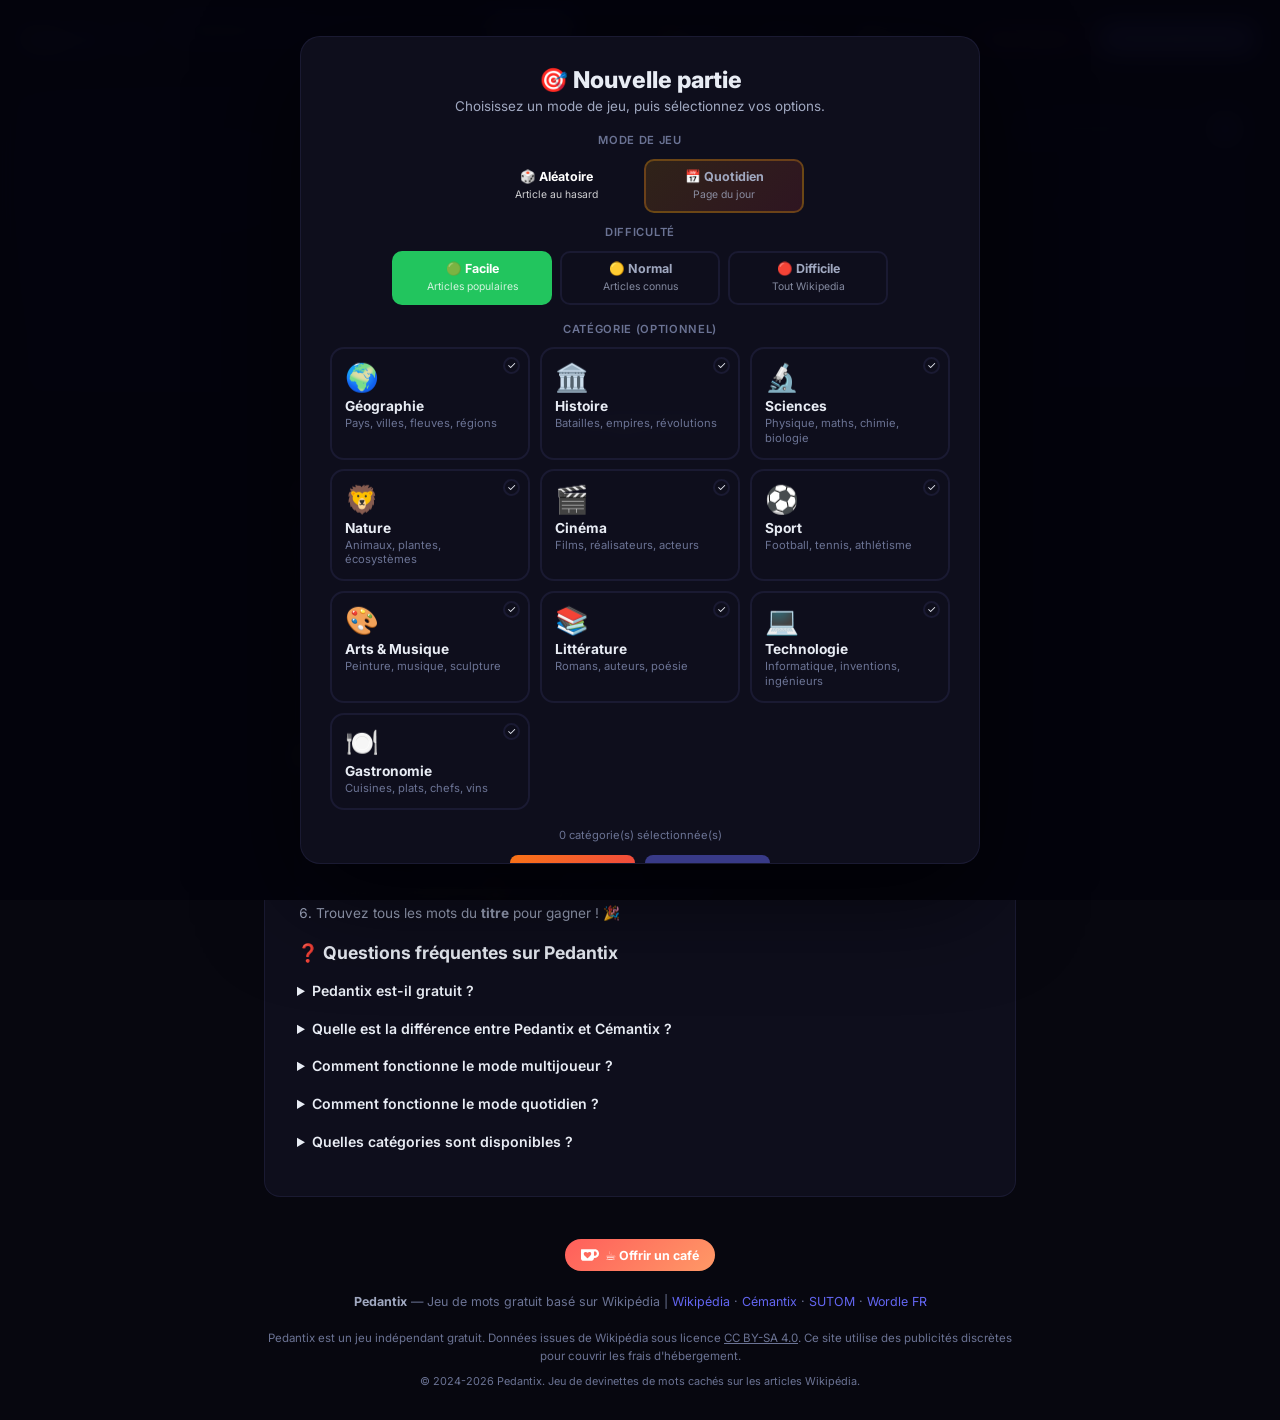
<file: index.html>
<!DOCTYPE html>
<html lang="fr" data-theme="dark" prefix="og: https://ogp.me/ns#">

<head>
  <meta charset="UTF-8" />
  <meta name="viewport" content="width=device-width, initial-scale=1.0" />

  <!-- ══════ SEO: Title & Meta ══════ -->
  <title>Pedantix — Jeu Gratuit : Devinez la Page Wikipédia en Devinant les Mots Cachés</title>
  <meta name="description" content="Jouez à Pedantix gratuitement ! Devinez la page Wikipédia en proposant des mots cachés. Mode solo, multijoueur en temps réel, quotidien, 10 catégories, 3 niveaux de difficulté. Alternative améliorée au Pedantix original avec leaderboard et mode collaboratif." />
  <meta name="keywords" content="pedantix, pédantix, jeu wikipedia, mots cachés, deviner page wikipedia, jeu de mots, jeu gratuit en ligne, jeu quotidien, cémantix, cemantix, wordle français, jeu culture générale, quiz wikipedia, devinette, jeu collaboratif, jeu multijoueur" />
  <meta name="author" content="Pedantix Game" />
  <meta name="robots" content="index, follow, max-snippet:-1, max-image-preview:large, max-video-preview:-1" />
  <meta name="googlebot" content="index, follow" />
  <meta name="google" content="notranslate" />
  <meta name="theme-color" content="#6366f1" />
  <meta name="color-scheme" content="dark light" />
  <meta name="application-name" content="Pedantix" />
  <meta name="mobile-web-app-capable" content="yes" />
  <meta name="apple-mobile-web-app-capable" content="yes" />
  <meta name="apple-mobile-web-app-status-bar-style" content="black-translucent" />
  <meta name="apple-mobile-web-app-title" content="Pedantix" />

  <!-- ══════ SEO: Canonical & Hreflang ══════ -->
  <link rel="canonical" href="https://pedentixenhanced.com/" />
  <link rel="alternate" hreflang="fr" href="https://pedentixenhanced.com/" />
  <link rel="alternate" hreflang="x-default" href="https://pedentixenhanced.com/" />

  <!-- ══════ SEO: PWA Manifest & Icons ══════ -->
  <link rel="manifest" href="/manifest.json" />
  <link rel="icon" type="image/svg+xml" href="data:image/svg+xml,<svg xmlns='http://www.w3.org/2000/svg' viewBox='0 0 100 100'><text y='.9em' font-size='90'>🎯</text></svg>" />
  <link rel="icon" type="image/png" sizes="32x32" href="/icon-32.png" />
  <link rel="apple-touch-icon" sizes="180x180" href="/icon-192.png" />

  <!-- ══════ SEO: Open Graph (Facebook, LinkedIn, Discord) ══════ -->
  <meta property="og:type" content="website" />
  <meta property="og:site_name" content="Pedantix — Jeu de Mots Wikipédia" />
  <meta property="og:title" content="Pedantix — Devinez la Page Wikipédia en Devinant les Mots Cachés !" />
  <meta property="og:description" content="Jeu gratuit : retrouvez les mots cachés d'un article Wikipédia ! Mode solo, multijoueur temps réel, quotidien. 10 catégories, 3 difficultés, leaderboard. Jouez maintenant !" />
  <meta property="og:url" content="https://pedentixenhanced.com/" />
  <meta property="og:image" content="https://pedentixenhanced.com/og-image.png" />
  <meta property="og:image:width" content="1200" />
  <meta property="og:image:height" content="630" />
  <meta property="og:image:alt" content="Pedantix — Jeu de devinettes de mots sur Wikipédia" />
  <meta property="og:locale" content="fr_FR" />

  <!-- ══════ SEO: Twitter Card ══════ -->
  <meta name="twitter:card" content="summary_large_image" />
  <meta name="twitter:title" content="Pedantix — Devinez la Page Wikipédia !" />
  <meta name="twitter:description" content="Jeu gratuit : retrouvez les mots cachés d'un article Wikipédia. Solo, multijoueur, quotidien. Jouez maintenant !" />
  <meta name="twitter:image" content="https://pedentixenhanced.com/og-image.png" />
  <meta name="twitter:image:alt" content="Pedantix — Jeu de devinettes Wikipédia" />

  <!-- ══════ SEO: JSON-LD Structured Data ══════ -->
  <script type="application/ld+json">
  {
    "@context": "https://schema.org",
    "@graph": [
      {
        "@type": "WebApplication",
        "@id": "https://pedentixenhanced.com/#app",
        "name": "Pedantix",
        "alternateName": ["Pédantix", "Pedantix Jeu", "Pedantix Wikipedia"],
        "url": "https://pedentixenhanced.com/",
        "description": "Jeu de devinettes gratuit basé sur Wikipédia. Devinez la page Wikipédia en retrouvant les mots cachés du texte. Mode solo, multijoueur collaboratif en temps réel, et mode quotidien.",
        "applicationCategory": "GameApplication",
        "operatingSystem": "Web",
        "browserRequirements": "Requires JavaScript",
        "offers": {
          "@type": "Offer",
          "price": "0",
          "priceCurrency": "EUR",
          "availability": "https://schema.org/InStock"
        },
        "inLanguage": "fr",
        "genre": ["Word Game", "Trivia", "Educational"],
        "gamePlatform": ["Web Browser", "Mobile Browser"],
        "numberOfPlayers": {
          "@type": "QuantitativeValue",
          "minValue": 1,
          "maxValue": 10
        },
        "screenshot": "https://pedentixenhanced.com/og-image.png"
      },
      {
        "@type": "WebSite",
        "@id": "https://pedentixenhanced.com/#website",
        "url": "https://pedentixenhanced.com/",
        "name": "Pedantix",
        "description": "Jeu de mots Wikipédia — Devinez la page cachée",
        "inLanguage": "fr",
        "potentialAction": {
          "@type": "SearchAction",
          "target": "https://pedentixenhanced.com/?q={search_term_string}",
          "query-input": "required name=search_term_string"
        }
      },
      {
        "@type": "FAQPage",
        "@id": "https://pedentixenhanced.com/#faq",
        "mainEntity": [
          {
            "@type": "Question",
            "name": "Comment jouer à Pedantix ?",
            "acceptedAnswer": {
              "@type": "Answer",
              "text": "Pedantix affiche un article Wikipédia dont les mots sont masqués. Proposez des mots un par un : s'ils sont dans le texte, ils sont révélés. Le but est de deviner le titre de l'article. Un système de proximité chaud/froid vous guide."
            }
          },
          {
            "@type": "Question",
            "name": "Pedantix est-il gratuit ?",
            "acceptedAnswer": {
              "@type": "Answer",
              "text": "Oui, Pedantix est entièrement gratuit, sans publicité et sans inscription. Jouez autant de parties que vous voulez en mode solo, ou collaborez en temps réel avec vos amis en mode multijoueur."
            }
          },
          {
            "@type": "Question",
            "name": "Quelle est la différence entre Pedantix et Cémantix ?",
            "acceptedAnswer": {
              "@type": "Answer",
              "text": "Cémantix vous demande de trouver un seul mot secret par proximité sémantique. Pedantix vous montre un article Wikipédia complet dont il faut deviner les mots cachés pour retrouver le titre. Pedantix teste votre culture générale et votre vocabulaire."
            }
          },
          {
            "@type": "Question",
            "name": "Peut-on jouer à Pedantix à plusieurs ?",
            "acceptedAnswer": {
              "@type": "Answer",
              "text": "Oui ! Pedantix propose un mode multijoueur collaboratif en temps réel. Créez une session, partagez le code à 6 caractères avec vos amis, et cherchez ensemble. Tous les mots trouvés sont partagés instantanément."
            }
          },
          {
            "@type": "Question",
            "name": "Combien de catégories sont disponibles dans Pedantix ?",
            "acceptedAnswer": {
              "@type": "Answer",
              "text": "Pedantix propose 10 catégories thématiques : Géographie, Histoire, Sciences, Nature, Cinéma, Sport, Arts & Musique, Littérature, Technologie et Gastronomie. Vous pouvez aussi jouer en mode aléatoire ou quotidien."
            }
          }
        ]
      },
      {
        "@type": "BreadcrumbList",
        "@id": "https://pedentixenhanced.com/#breadcrumb",
        "itemListElement": [
          {
            "@type": "ListItem",
            "position": 1,
            "name": "Accueil",
            "item": "https://pedentixenhanced.com/"
          }
        ]
      }
    ]
  }
  </script>

  <!-- ══════ Preconnect & Fonts ══════ -->
  <link rel="preconnect" href="https://fonts.googleapis.com" />
  <link rel="preconnect" href="https://fonts.gstatic.com" crossorigin />
  <link rel="preconnect" href="https://fr.wikipedia.org" />
  <link rel="dns-prefetch" href="https://fr.wikipedia.org" />
  <link rel="dns-prefetch" href="https://wikimedia.org" />
  <link
    href="https://fonts.googleapis.com/css2?family=Inter:wght@300;400;500;600;700;800&family=JetBrains+Mono:wght@400;700;800&display=swap"
    rel="stylesheet" />
  <!-- ══════ Stylesheets (modular CSS) ══════ -->
  <link rel="stylesheet" href="css/variables.css" />
  <link rel="stylesheet" href="css/base.css" />
  <link rel="stylesheet" href="css/layout.css" />
  <link rel="stylesheet" href="css/components.css" />
  <link rel="stylesheet" href="css/game.css" />
  <link rel="stylesheet" href="css/overlays.css" />
  <link rel="stylesheet" href="css/ads.css" />
  <link rel="stylesheet" href="css/responsive.css" />

  <!-- AdSense : script de vérification (nécessaire pour l'approbation Google) -->
  <script async src="https://pagead2.googlesyndication.com/pagead/js/adsbygoogle.js?client=ca-pub-6410125606135546"
       crossorigin="anonymous"></script>
</head>

<body>
  <!-- ══════ SEO: Noscript fallback for crawlers ══════ -->
  <noscript>
    <div style="max-width:800px;margin:0 auto;padding:2rem;font-family:sans-serif;color:#1a1a2e">
      <h1>Pedantix — Jeu Gratuit de Devinettes Wikipédia</h1>
      <p><strong>Pedantix</strong> est un jeu de mots gratuit en ligne où vous devez deviner la page Wikipédia en retrouvant les mots cachés du texte. Proposez des mots un par un : s'ils apparaissent dans l'article, ils sont révélés. Le but est de découvrir le titre de la page !</p>
      <h2>Fonctionnalités de Pedantix</h2>
      <ul>
        <li><strong>Mode Solo</strong> — Jouez seul avec 3 niveaux de difficulté (Facile, Normal, Difficile)</li>
        <li><strong>Mode Multijoueur</strong> — Collaborez en temps réel avec vos amis</li>
        <li><strong>Mode Quotidien</strong> — Un nouvel article chaque jour à minuit, comme le Pedantix original</li>
        <li><strong>10 Catégories</strong> — Géographie, Histoire, Sciences, Nature, Cinéma, Sport, Arts, Littérature, Technologie, Gastronomie</li>
        <li><strong>Leaderboard</strong> — Comparez vos scores avec les autres joueurs</li>
        <li><strong>Système de proximité</strong> — Un indicateur chaud/froid vous guide vers les bons mots</li>
      </ul>
      <h2>Comment jouer à Pedantix ?</h2>
      <p>Pedantix affiche un article Wikipédia dont tous les mots significatifs sont masqués. Seuls les mots-outils (le, la, de, etc.) et la ponctuation restent visibles. Proposez des mots dans la barre de recherche : s'ils apparaissent dans le texte, ils sont révélés en vert. Un système de couleurs vous indique la proximité de votre proposition avec les mots cachés. Trouvez tous les mots du titre pour gagner !</p>
      <h2>Pedantix vs Cémantix</h2>
      <p>Contrairement à Cémantix qui demande de trouver un seul mot secret par proximité sémantique, Pedantix vous plonge dans un article Wikipédia complet. C'est un jeu de culture générale et de vocabulaire où chaque mot compte.</p>
      <h2>FAQ Pedantix</h2>
      <dl>
        <dt>Pedantix est-il gratuit ?</dt>
        <dd>Oui, entièrement gratuit, sans publicité et sans inscription.</dd>
        <dt>Peut-on jouer à Pedantix à plusieurs ?</dt>
        <dd>Oui, le mode multijoueur collaboratif permet de jouer en temps réel avec des amis.</dd>
        <dt>Combien de catégories y a-t-il ?</dt>
        <dd>10 catégories thématiques : Géographie, Histoire, Sciences, Nature, Cinéma, Sport, Arts & Musique, Littérature, Technologie et Gastronomie.</dd>
      </dl>
      <p>Activez JavaScript pour jouer à Pedantix !</p>
    </div>
  </noscript>

  <canvas id="confetti-canvas"></canvas>
  <header class="header" role="banner">
    <div style="display:flex;align-items:center;gap:.6rem;flex-shrink:0">
      <h1 class="logo" style="font-size:1.15rem;margin:0">Ped<span>antix</span></h1>
      <span class="logo-badge">V5.1</span>
      <div id="session-indicator" class="session-indicator hidden-bar">
        <span id="session-code-header" class="session-code-display" title="Cliquer pour copier"></span>
      </div>
    </div>
    <div class="header-center">
      <div class="input-row">
        <input id="guess-input" class="guess-input" type="text" placeholder="Proposez un mot..." autocomplete="off"
          spellcheck="false" />
        <button id="guess-btn" class="btn btn-primary" disabled>Envoyer</button>
      </div>
      <div class="stats-row">
        <span id="cat-display" style="font-weight:700;color:var(--accent)"></span>
        <span id="timer-display" class="timer-display"></span>
        <span>Essais : <strong id="guess-count-val">0</strong></span>
        <span class="stat-found"><strong id="found-count-val">0</strong> / <strong id="total-count-val">0</strong>
          mots</span>
        <span><strong id="pct-val">0</strong>%</span>
      </div>
    </div>
    <div class="header-actions">
      <button id="theme-btn" class="btn btn-icon" title="Thème clair/sombre">&#x1F319;</button>
      <button id="lb-btn" class="btn btn-ghost" style="font-size:.8rem">&#x1F3C6; Scores</button>
      <button id="colab-btn" class="btn btn-ghost" style="font-size:.8rem">&#x1F465; Multi</button>
      <button id="cat-btn" class="btn btn-ghost" style="font-size:.8rem">&#x1F4CB; Catégorie</button>
      <button id="reveal-btn" class="btn btn-danger">Abandonner</button>
      <button id="new-game-btn" class="btn btn-primary">&#x25B6; Nouvelle partie</button>
    </div>
  </header>
  <div class="toast" id="toast" role="status" aria-live="polite"></div>

  <main class="main" role="main">
    <article class="article-card" itemscope itemtype="https://schema.org/Article">
      <div id="title-area" class="article-title-area" itemprop="headline"></div>
      <div id="text-area" class="article-body" itemprop="articleBody"></div>
    </article>
    <aside class="sidebar" role="complementary" aria-label="Historique des propositions">
      <div class="sidebar-header">
        <span class="sidebar-title">Mots proposés</span>
        <span class="sidebar-count" id="sidebar-count" aria-label="Nombre de mots proposés">0</span>
      </div>
      <div id="players-bar" class="players-bar hidden-bar" aria-label="Joueurs connectés"></div>
      <div class="guess-list" id="guess-list" role="log" aria-label="Liste des propositions">
        <div class="guess-empty">Aucun mot proposé</div>
      </div>
    </aside>
  </main>

  <!-- Loading overlay -->
  <div class="overlay" id="loading-overlay">
    <div class="overlay-card">
      <div class="loading-spinner"></div>
      <div class="overlay-title">Chargement…</div>
      <div id="loading-step" class="loading-step">Récupération de l'article Wikipédia…</div>
      <!-- Ad: Loading screen (fills natural wait time) -->
      <div id="ad-loading-wrap">
        <div class="ad-label">sponsorisé</div>
        <div class="ad-container ad-loading" id="ad-loading">
          <!-- AdSense or ad network slot inserted here by JS -->
        </div>
      </div>
    </div>
  </div>

  <!-- Win overlay -->
  <div class="overlay hidden" id="win-overlay">
    <div class="overlay-card" style="max-width:460px">
      <div class="win-emoji">🎉</div>
      <div class="overlay-title">Bravo !</div>
      <div id="win-article-title" class="win-article-title"></div>
      <div id="win-stats" class="win-stats"></div>
      <div id="win-pseudo-section" class="win-pseudo-section">
        <h3>📤 Publier au leaderboard</h3>
        <div class="win-pseudo-row">
          <input id="win-pseudo-input" class="win-pseudo-input" type="text" placeholder="Votre pseudo..." maxlength="20"
            autocomplete="off" />
          <button id="win-publish-btn" class="btn btn-publish" disabled>Publier</button>
        </div>
        <div id="win-publish-status"></div>
      </div>
      <div class="win-actions" style="margin-top:1rem">
        <a id="win-wiki-link" class="win-link" href="#" target="_blank" rel="noopener">→ Voir l'article Wikipédia</a>
        <button id="win-lb-btn" class="btn btn-ghost" style="display:none">🏆 Voir le leaderboard</button>
        <button id="win-new-game-btn" class="btn btn-primary">Nouvelle partie</button>
      </div>
      <!-- Ad: Win screen (appears after 3s delay, player is in natural pause) -->
      <div id="ad-win-wrap" style="display:none">
        <div class="ad-label">sponsorisé</div>
        <div class="ad-container ad-win" id="ad-win">
          <!-- AdSense or ad network slot inserted here by JS -->
        </div>
      </div>
    </div>
  </div>

  <!-- Category overlay -->
  <div class="cat-overlay hidden" id="cat-overlay">
    <div class="cat-card">
      <button class="cat-close" id="cat-close-btn">✕</button>
      <div class="cat-header">
        <h2>&#x1F3AF; Nouvelle partie</h2>
        <p>Choisissez un mode de jeu, puis sélectionnez vos options.</p>
      </div>
      <div class="diff-sep">Mode de jeu</div>
      <div class="diff-row" style="margin-bottom:.8rem">
        <button class="diff-btn active" id="mode-random-btn" data-mode="random">🎲 Aléatoire<br><small
            style="font-weight:400;opacity:.8">Article au hasard</small></button>
        <button class="diff-btn" id="mode-daily-btn" data-mode="daily"
          style="background:linear-gradient(135deg,rgba(245,158,11,.15),rgba(239,68,68,.15));border-color:rgba(245,158,11,.3)">📅
          Quotidien<br><small style="font-weight:400;opacity:.8">Page du jour</small></button>
      </div>
      <div id="cat-random-options">
        <div class="diff-sep">Difficulté</div>
        <div class="diff-row">
          <button class="diff-btn easy active" data-diff="easy">🟢 Facile<br><small
              style="font-weight:400;opacity:.8">Articles populaires</small></button>
          <button class="diff-btn normal" data-diff="normal">🟡 Normal<br><small
              style="font-weight:400;opacity:.8">Articles connus</small></button>
          <button class="diff-btn hard" data-diff="hard">🔴 Difficile<br><small style="font-weight:400;opacity:.8">Tout
              Wikipedia</small></button>
        </div>
        <div class="diff-sep">Catégorie (optionnel)</div>
        <div class="cat-grid" id="cat-grid"></div>
        <p class="cat-hint"><span id="cat-sel-count">0</span> catégorie(s) sélectionnée(s)</p>
        <div class="cat-actions">
          <button class="btn btn-surprise" id="surprise-btn">&#x1F3B2; Surprise !</button>
          <button class="btn btn-primary" id="play-btn" disabled>&#x25B6; Jouer</button>
        </div>
      </div>
      <div id="cat-daily-options" style="display:none;text-align:center;padding:1rem 0">
        <p style="color:var(--text-2);font-size:.88rem;margin-bottom:.8rem">📅 Jouez la même page que tout le monde,
          renouvelée chaque jour à minuit (heure de Paris).</p>
        <div id="cat-daily-date" class="daily-date" style="margin-bottom:.3rem"></div>
        <div id="cat-daily-countdown" class="daily-countdown" style="margin-bottom:.8rem"></div>
        <div id="cat-daily-status"></div>
        <div style="display:flex;gap:.5rem;justify-content:center;flex-wrap:wrap;margin-top:.6rem">
          <button class="btn btn-primary" id="play-daily-today-btn"
            style="background:linear-gradient(135deg,#f59e0b,#ef4444);border:none">▶️ Jouer aujourd'hui</button>
          <button class="btn btn-ghost" id="play-daily-yesterday-btn">⏪ Jouer hier</button>
        </div>
      </div>
    </div>
  </div>

  <!-- Multiplayer overlay -->
  <div class="colab-overlay hidden" id="colab-overlay">
    <div class="colab-card" style="position:relative">
      <button class="colab-close" id="colab-close-btn">✕</button>
      <div class="colab-header">
        <h2>👥 Mode Multijoueur</h2>
        <p>Jouez ensemble sur le même article en temps réel</p>
      </div>
      <div class="colab-pseudo-row">
        <label>Pseudo :</label>
        <input id="colab-pseudo" class="colab-pseudo-input" type="text" placeholder="Votre pseudo..." maxlength="12"
          autocomplete="off" />
      </div>
      <!-- Mode selection -->
      <div id="colab-mode-select" class="colab-modes">
        <div class="colab-mode" id="colab-create-mode">
          <span class="colab-mode-icon">🏠</span>
          <div class="colab-mode-title">Créer une session</div>
          <div class="colab-mode-desc">Génère un code à partager</div>
        </div>
        <div class="colab-mode" id="colab-join-mode">
          <span class="colab-mode-icon">🔗</span>
          <div class="colab-mode-title">Rejoindre</div>
          <div class="colab-mode-desc">Entrez le code d'un ami</div>
        </div>
      </div>
      <!-- Create view -->
      <div id="colab-create-view" class="colab-create">
        <span class="colab-back" id="colab-back-create">← Retour</span>
        <h3 style="font-size:.95rem;font-weight:700;margin-bottom:.5rem">Votre code de session</h3>
        <div id="colab-code-display" class="code-display"></div>
        <button id="colab-copy-btn" class="btn btn-ghost" style="font-size:.78rem;margin-bottom:.8rem">📋 Copier le
          code</button>
        <div class="colab-waiting-players">
          <p>En attente de joueurs...</p>
          <div id="colab-create-players" class="colab-player-list"></div>
        </div>
        <button id="colab-launch-btn" class="btn btn-primary" style="margin-top:.5rem">🚀 Lancer la partie</button>
      </div>
      <!-- Join view -->
      <div id="colab-join-view" class="colab-join">
        <span class="colab-back" id="colab-back-join">← Retour</span>
        <h3 style="font-size:.95rem;font-weight:700;margin-bottom:.8rem">Entrez le code de session</h3>
        <div style="display:flex;gap:.5rem;justify-content:center;align-items:center;flex-wrap:wrap">
          <input id="colab-code-input" class="colab-code-input" type="text" placeholder="ABC123" maxlength="6"
            autocomplete="off" />
          <button id="colab-join-btn" class="btn btn-primary">Rejoindre</button>
        </div>
        <div id="colab-join-error" class="colab-join-error"></div>
        <div id="colab-join-waiting" style="display:none;margin-top:1rem">
          <p style="font-size:.82rem;color:var(--text-2)">Connecté ! En attente du lancement...</p>
          <div id="colab-join-players" class="colab-player-list" style="margin-top:.5rem"></div>
        </div>
      </div>
    </div>
  </div>

  <!-- Leaderboard overlay -->
  <div class="lb-overlay hidden" id="lb-overlay">
    <div class="lb-card">
      <button class="lb-close" id="lb-close-btn">✕</button>
      <div class="lb-header">
        <h2>🏆 Leaderboard</h2>
        <p id="lb-article-name" style="font-weight:700;color:var(--accent);font-size:.95rem;margin-bottom:.2rem"></p>
        <p style="color:var(--text-3);font-size:.78rem">Classement pour cet article</p>
      </div>
      <div class="lb-filters">
        <button class="lb-tab active" data-sort="time">⚡ Plus rapide</button>
        <button class="lb-tab" data-sort="guesses">🎯 Plus efficace</button>
        <button class="lb-tab" data-sort="score">🏅 Meilleur score</button>
      </div>
      <div class="lb-diff-row">
        <button class="lb-diff-btn lb-view-btn active" data-view="article">📄 Cet article</button>
        <button class="lb-diff-btn lb-view-btn" data-view="global">🌍 Global</button>
      </div>
      <div class="lb-table-wrap">
        <div id="lb-content"></div>
      </div>
    </div>
  </div>

  <!-- Daily overlay -->
  <div class="daily-overlay hidden" id="daily-overlay">
    <div class="daily-card">
      <button class="daily-close" id="daily-close-btn">✕</button>
      <div class="daily-header">
        <h2>📅 Page du jour</h2>
        <p>Chaque jour à minuit (heure de Paris), un nouvel article est tiré.</p>
        <div id="daily-date" class="daily-date"></div>
        <div id="daily-countdown" class="daily-countdown"></div>
      </div>
      <div class="daily-tabs">
        <button class="daily-tab active" data-day="today">📅 Aujourd'hui</button>
        <button class="daily-tab" data-day="yesterday">⏪ Hier</button>
      </div>
      <div id="daily-status" class="daily-status"></div>
      <div style="margin-top:.5rem">
        <h3 style="font-size:.82rem;font-weight:700;color:var(--text-2);text-align:center;margin-bottom:.5rem">🏆 Top du
          jour</h3>
        <div class="lb-filters" style="margin-bottom:.6rem">
          <button class="lb-tab daily-sort-tab active" data-sort="time">⚡ Temps</button>
          <button class="lb-tab daily-sort-tab" data-sort="guesses">🎯 Essais</button>
          <button class="lb-tab daily-sort-tab" data-sort="score">🏅 Score</button>
        </div>
        <div class="lb-table-wrap">
          <div id="daily-lb-content"></div>
        </div>
      </div>
    </div>
  </div>

  <script src="firebase-config.js"></script>
  <script type="module" src="js/app.js"></script>

  <!-- ══════ SEO: Crawlable content section (visible to search engines) ══════ -->
  <section id="seo-content" aria-label="À propos de Pedantix" style="max-width:800px;margin:2rem auto;padding:0 1.5rem">
    <div style="background:var(--bg-card);border:1px solid var(--border);border-radius:16px;padding:2rem">
      <h2 style="font-size:1.2rem;font-weight:800;margin-bottom:1rem;color:var(--text-1)">🎯 Qu'est-ce que Pedantix ?</h2>
      <p style="color:var(--text-2);font-size:.88rem;line-height:1.7;margin-bottom:1rem">
        <strong>Pedantix</strong> est un <strong>jeu de mots gratuit</strong> basé sur les articles de <strong>Wikipédia</strong> en français.
        Le principe est simple : un article Wikipédia est affiché avec tous ses mots masqués. Proposez des mots un par un —
        s'ils apparaissent dans le texte, ils sont <strong>révélés en vert</strong>. Votre objectif : <strong>retrouver le titre</strong> de la page !
      </p>
      <p style="color:var(--text-2);font-size:.88rem;line-height:1.7;margin-bottom:1rem">
        Contrairement au <em>Pedantix original</em>, cette version propose des fonctionnalités avancées : <strong>mode multijoueur collaboratif</strong>
        en temps réel, <strong>10 catégories thématiques</strong> (Géographie, Histoire, Sciences, Nature, Cinéma, Sport, Arts & Musique,
        Littérature, Technologie, Gastronomie), <strong>3 niveaux de difficulté</strong>, un <strong>mode quotidien</strong> renouvelé chaque jour,
        et un <strong>système de leaderboard</strong> pour comparer vos performances.
      </p>

      <h2 style="font-size:1.1rem;font-weight:700;margin-bottom:.8rem;color:var(--text-1)">📖 Comment jouer à Pedantix ?</h2>
      <ol style="color:var(--text-2);font-size:.85rem;line-height:1.8;padding-left:1.2rem;margin-bottom:1rem">
        <li>Choisissez un <strong>mode de jeu</strong> : aléatoire, par catégorie, ou quotidien</li>
        <li>Sélectionnez votre <strong>niveau de difficulté</strong> : Facile (articles populaires), Normal, ou Difficile</li>
        <li>Tapez un mot dans la barre de recherche et cliquez sur <em>Envoyer</em></li>
        <li>Les mots trouvés apparaissent en <strong style="color:#22c55e">vert</strong> dans le texte</li>
        <li>Un indicateur <strong>chaud/froid</strong> 🔥❄️ vous guide vers les bons mots</li>
        <li>Trouvez tous les mots du <strong>titre</strong> pour gagner ! 🎉</li>
      </ol>

      <h2 style="font-size:1.1rem;font-weight:700;margin-bottom:.8rem;color:var(--text-1)">❓ Questions fréquentes sur Pedantix</h2>
      <details style="margin-bottom:.5rem">
        <summary style="color:var(--text-1);font-weight:600;font-size:.88rem;cursor:pointer;padding:.4rem 0">Pedantix est-il gratuit ?</summary>
        <p style="color:var(--text-2);font-size:.84rem;line-height:1.6;padding:.5rem 0 .5rem 1rem">
          Oui, Pedantix est <strong>100% gratuit</strong>, sans publicité, sans inscription et sans limite de parties.
          Jouez autant que vous voulez en mode solo, ou invitez vos amis en mode multijoueur.
        </p>
      </details>
      <details style="margin-bottom:.5rem">
        <summary style="color:var(--text-1);font-weight:600;font-size:.88rem;cursor:pointer;padding:.4rem 0">Quelle est la différence entre Pedantix et Cémantix ?</summary>
        <p style="color:var(--text-2);font-size:.84rem;line-height:1.6;padding:.5rem 0 .5rem 1rem">
          <strong>Cémantix</strong> vous demande de trouver un seul mot secret par proximité sémantique.
          <strong>Pedantix</strong> vous plonge dans un article Wikipédia complet dont il faut retrouver les mots cachés.
          C'est un jeu de culture générale et de vocabulaire plus riche et plus immersif.
        </p>
      </details>
      <details style="margin-bottom:.5rem">
        <summary style="color:var(--text-1);font-weight:600;font-size:.88rem;cursor:pointer;padding:.4rem 0">Comment fonctionne le mode multijoueur ?</summary>
        <p style="color:var(--text-2);font-size:.84rem;line-height:1.6;padding:.5rem 0 .5rem 1rem">
          Cliquez sur <em>Multi</em>, entrez un pseudo, puis créez une session ou rejoignez-en une avec un code à 6 caractères.
          Tous les joueurs voient les mots trouvés en temps réel. Le mode multijoueur utilise Firebase pour la synchronisation instantanée.
        </p>
      </details>
      <details style="margin-bottom:.5rem">
        <summary style="color:var(--text-1);font-weight:600;font-size:.88rem;cursor:pointer;padding:.4rem 0">Comment fonctionne le mode quotidien ?</summary>
        <p style="color:var(--text-2);font-size:.84rem;line-height:1.6;padding:.5rem 0 .5rem 1rem">
          Chaque jour à minuit (heure de Paris), un nouvel article est sélectionné. Tous les joueurs du monde jouent le même article.
          Publiez votre score et comparez-vous aux autres dans le leaderboard quotidien !
        </p>
      </details>
      <details style="margin-bottom:.5rem">
        <summary style="color:var(--text-1);font-weight:600;font-size:.88rem;cursor:pointer;padding:.4rem 0">Quelles catégories sont disponibles ?</summary>
        <p style="color:var(--text-2);font-size:.84rem;line-height:1.6;padding:.5rem 0 .5rem 1rem">
          10 catégories : 🌍 Géographie, 🏛️ Histoire, 🔬 Sciences, 🦁 Nature, 🎬 Cinéma, ⚽ Sport,
          🎨 Arts & Musique, 📚 Littérature, 💻 Technologie, 🍽️ Gastronomie.
        </p>
      </details>
    </div>
  </section>

  <!-- ══════ SEO: Semantic Footer ══════ -->
  <footer style="max-width:800px;margin:0 auto 2rem;padding:0 1.5rem;text-align:center" role="contentinfo">
    <!-- Ko-fi support button -->
    <div style="margin-bottom:1.2rem">
      <a href="https://ko-fi.com/pedantix" target="_blank" rel="noopener" class="kofi-btn" id="kofi-btn">
        <svg viewBox="0 0 24 24" xmlns="http://www.w3.org/2000/svg"><path d="M23.881 8.948c-.773-4.085-4.859-4.593-4.859-4.593H.723c-.604 0-.679.798-.679.798s-.082 7.324-.022 11.822c.164 2.424 2.586 2.672 2.586 2.672s8.267-.023 11.966-.049c2.438-.426 2.683-2.566 2.658-3.734 4.352.24 7.422-2.831 6.649-6.916zm-11.062 3.511c-1.246 1.453-4.011 3.976-4.011 3.976s-.121.119-.31.023c-.076-.057-.108-.09-.108-.09-.443-.441-3.368-3.049-4.034-3.954-.709-.965-1.041-2.7-.091-3.71.951-1.01 3.005-1.086 4.363.407 0 0 1.565-1.782 3.468-.963 1.904.82 1.832 3.011.723 4.311zm6.173.478c-.928.116-1.682.028-1.682.028V7.284h1.77s1.971.551 1.971 2.638c0 1.913-.985 2.667-2.059 3.015z"/></svg>
        ☕ Offrir un café
      </a>
    </div>

    <nav aria-label="Liens utiles" style="margin-bottom:1rem">
      <p style="font-size:.78rem;color:var(--text-3);line-height:1.8">
        <strong style="color:var(--text-2)">Pedantix</strong> — Jeu de mots gratuit basé sur Wikipédia |  
        <a href="https://fr.wikipedia.org" style="color:var(--accent);text-decoration:none" rel="noopener">Wikipédia</a> · 
        <a href="https://cemantix.certitudes.org" style="color:var(--accent);text-decoration:none" rel="noopener">Cémantix</a> · 
        <a href="https://sutom.nocle.fr" style="color:var(--accent);text-decoration:none" rel="noopener">SUTOM</a> · 
        <a href="https://wordle.louan.me" style="color:var(--accent);text-decoration:none" rel="noopener">Wordle FR</a>
      </p>
    </nav>
    <p style="font-size:.72rem;color:var(--text-3);line-height:1.6">
      Pedantix est un jeu indépendant gratuit. Données issues de Wikipédia sous licence
      <a href="https://creativecommons.org/licenses/by-sa/4.0/" style="color:var(--text-3)" rel="noopener">CC BY-SA 4.0</a>.
      Ce site utilise des publicités discrètes pour couvrir les frais d'hébergement.
    </p>
    <p style="font-size:.68rem;color:var(--text-3);margin-top:.5rem">
      © 2024-2026 Pedantix. Jeu de devinettes de mots cachés sur les articles Wikipédia.
    </p>
  </footer>
</body>

</html>
</file>
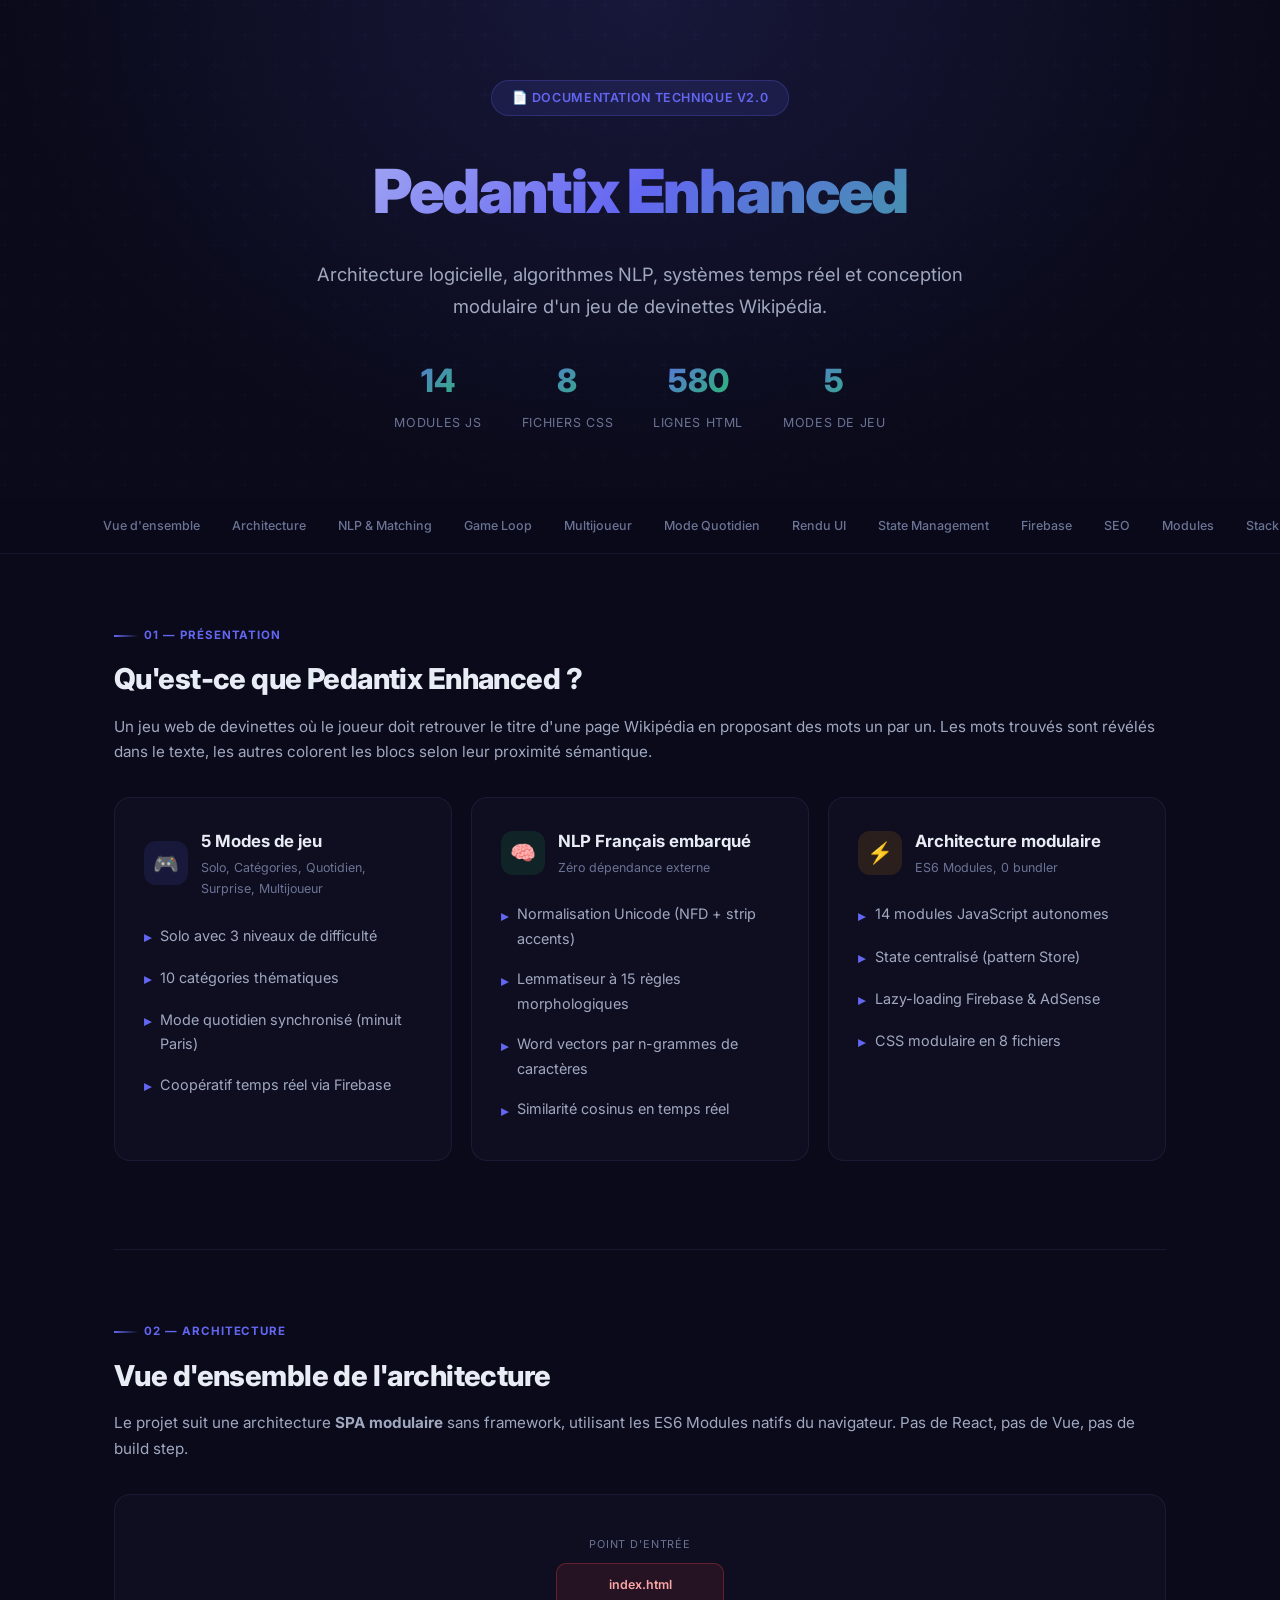
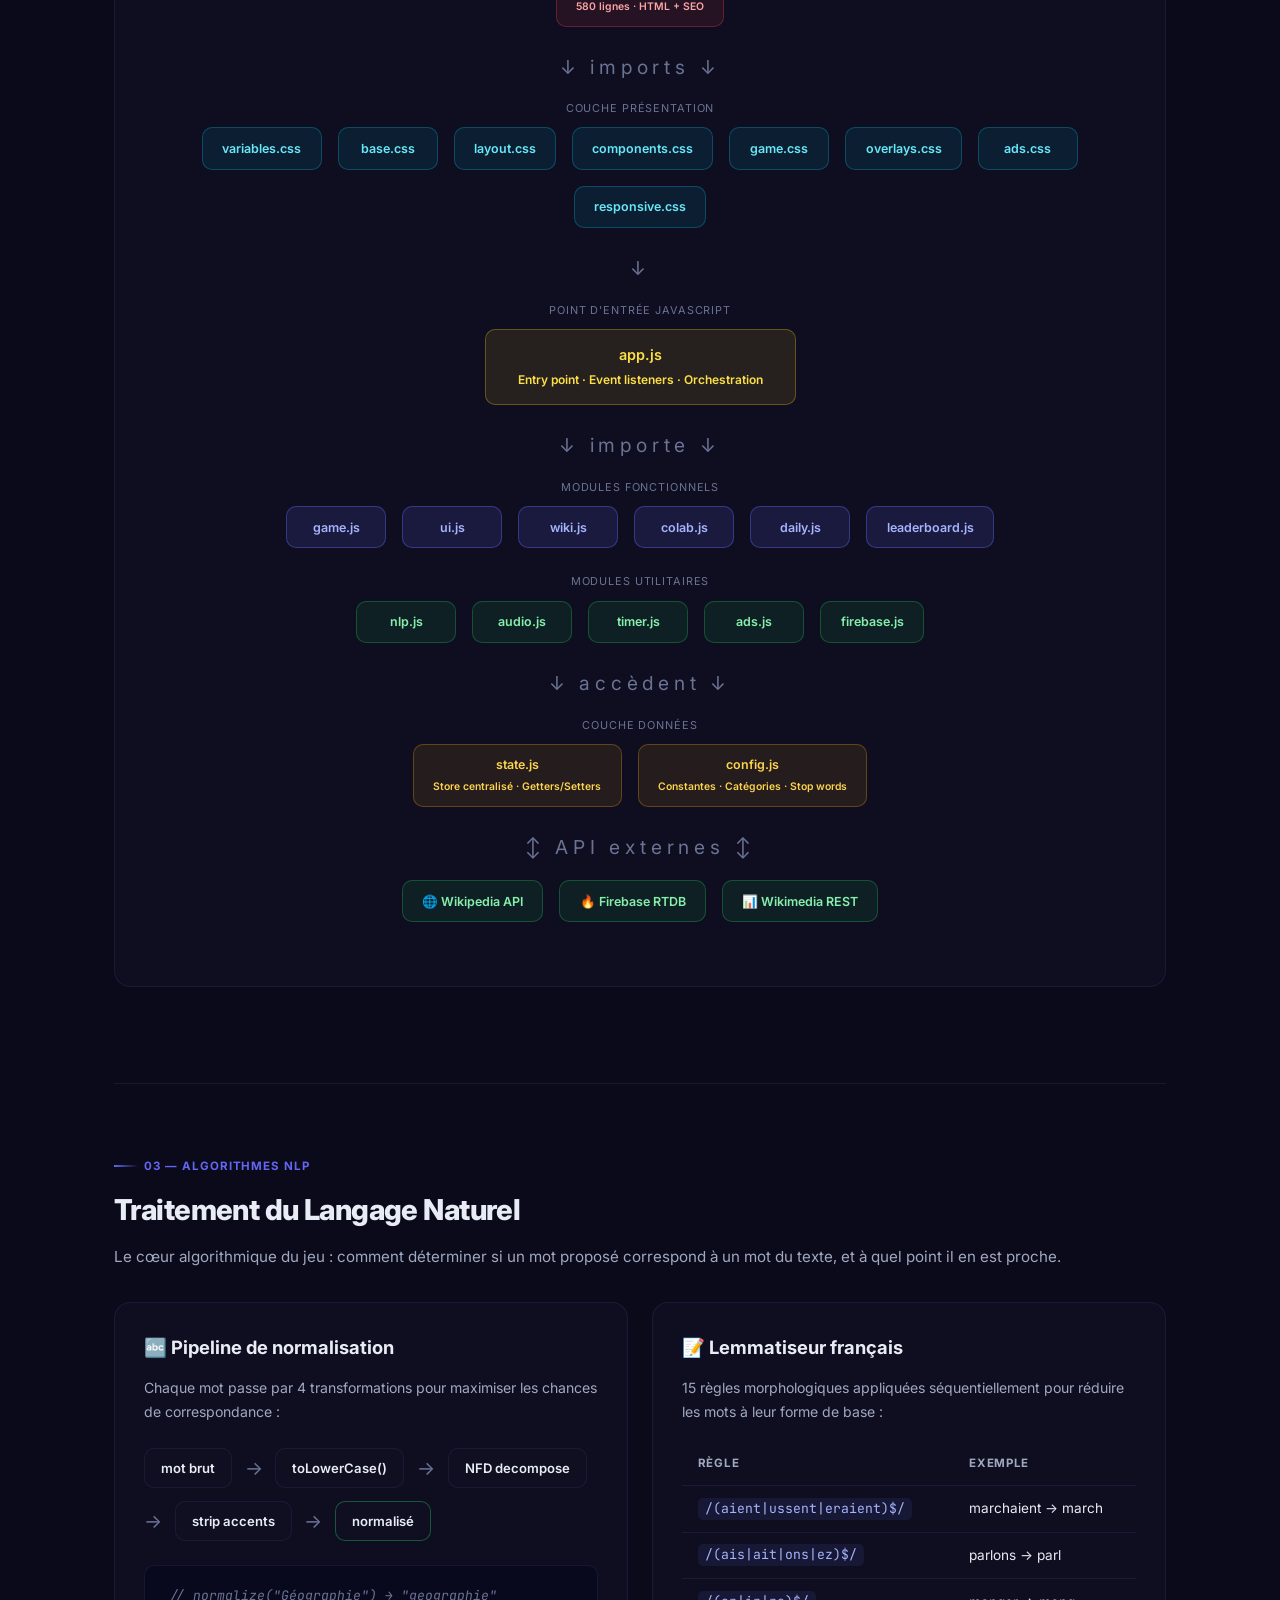
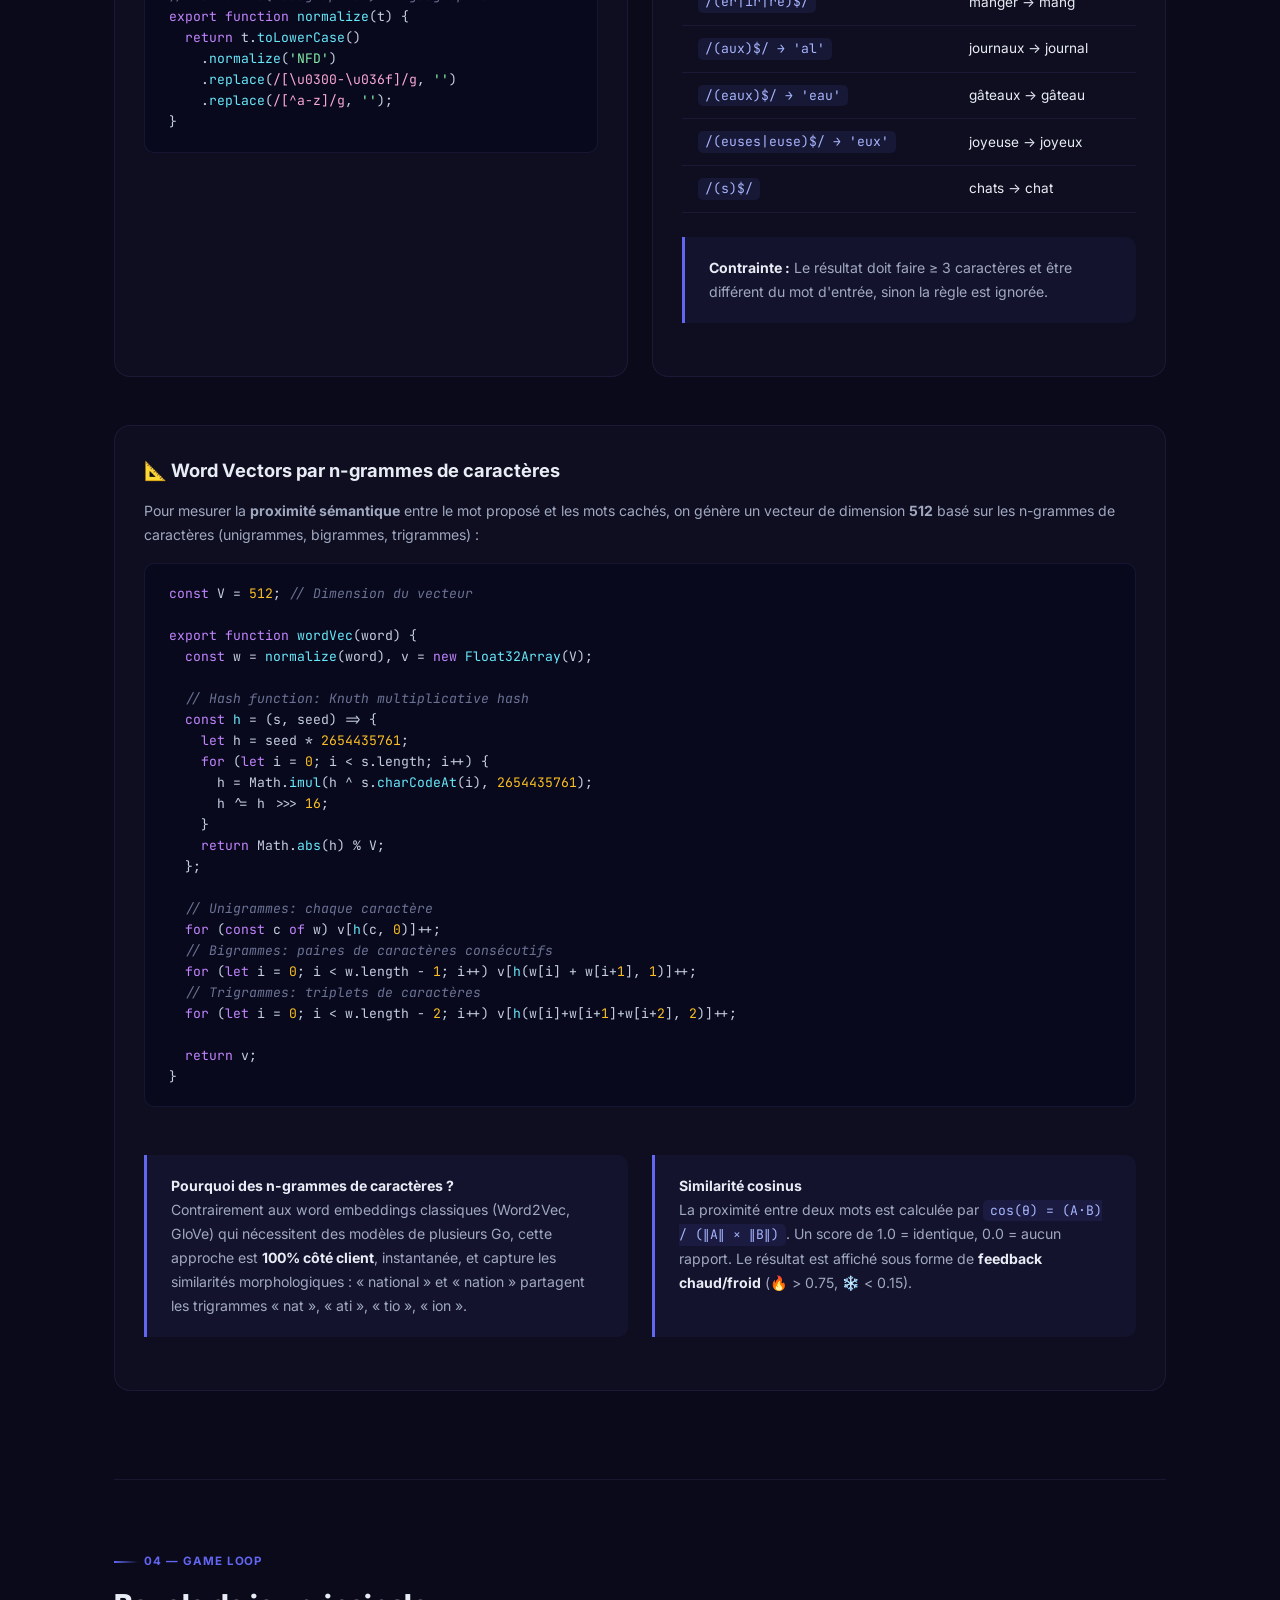
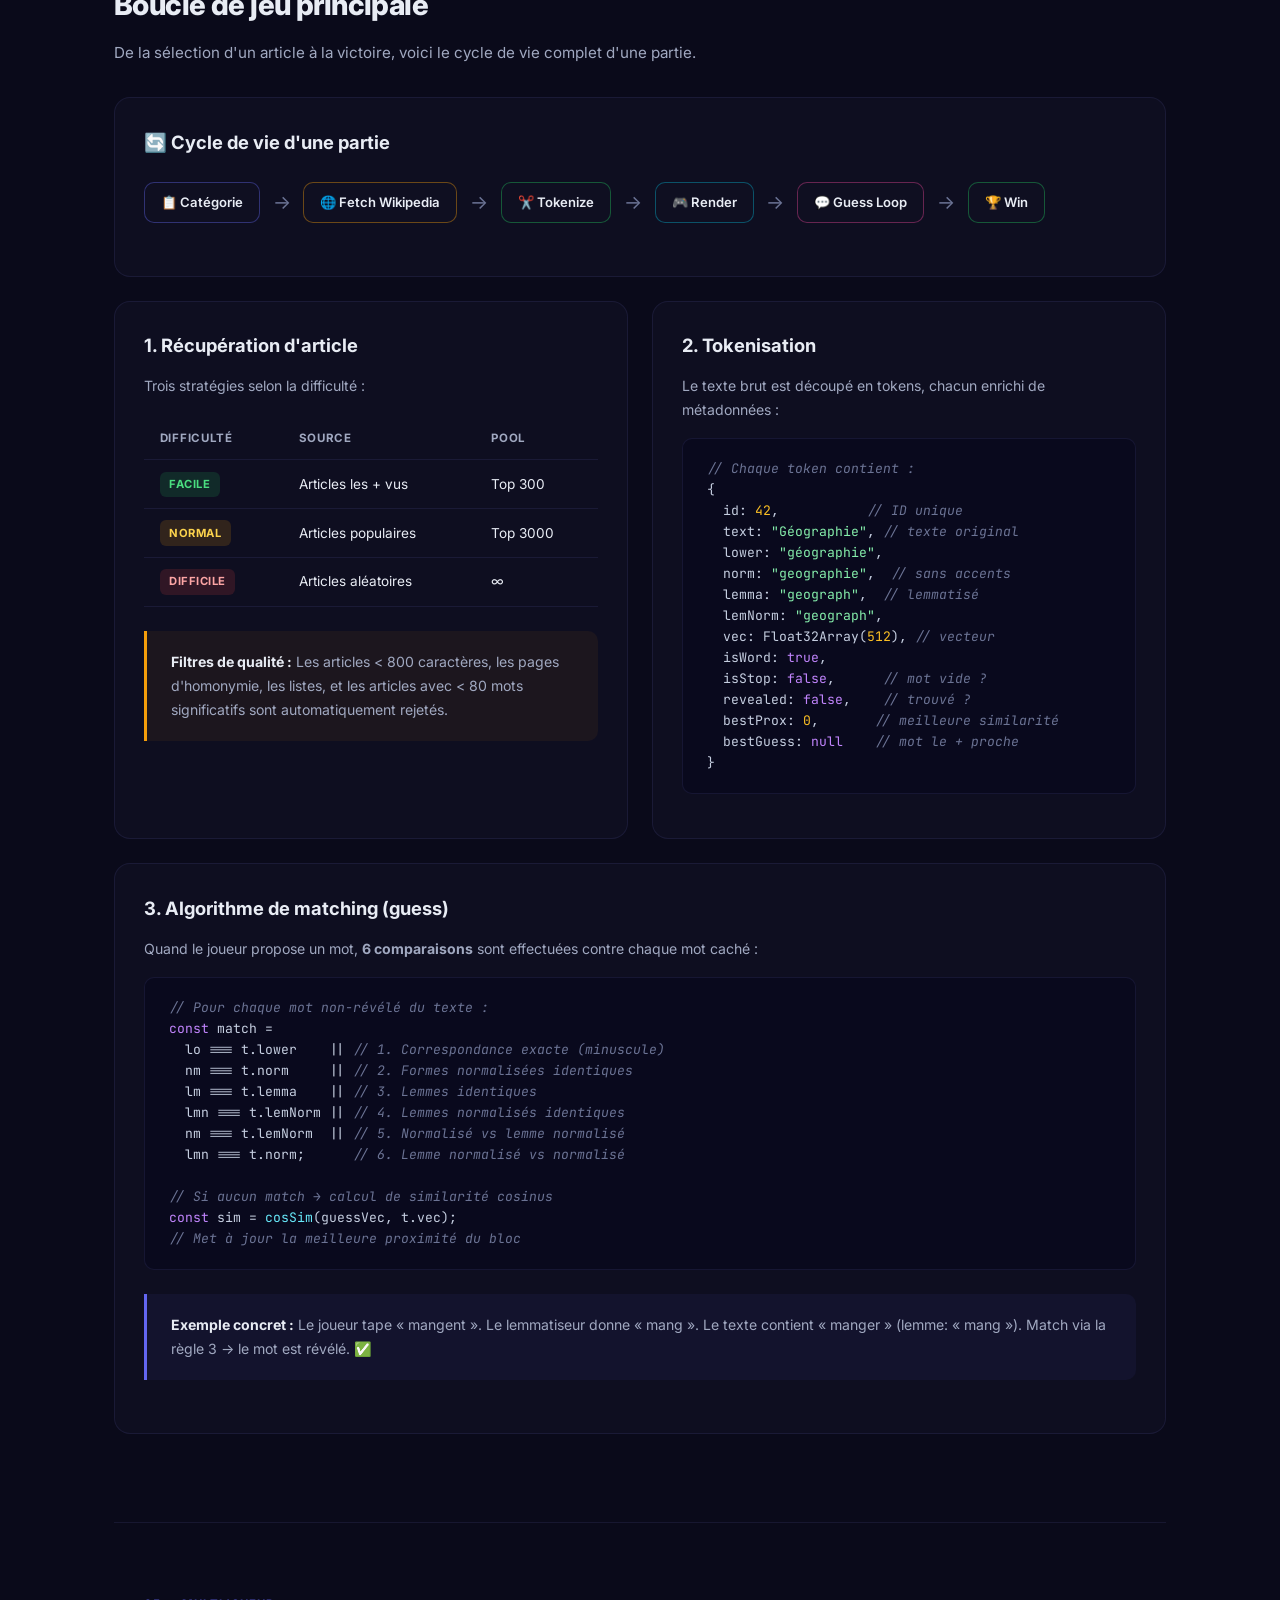
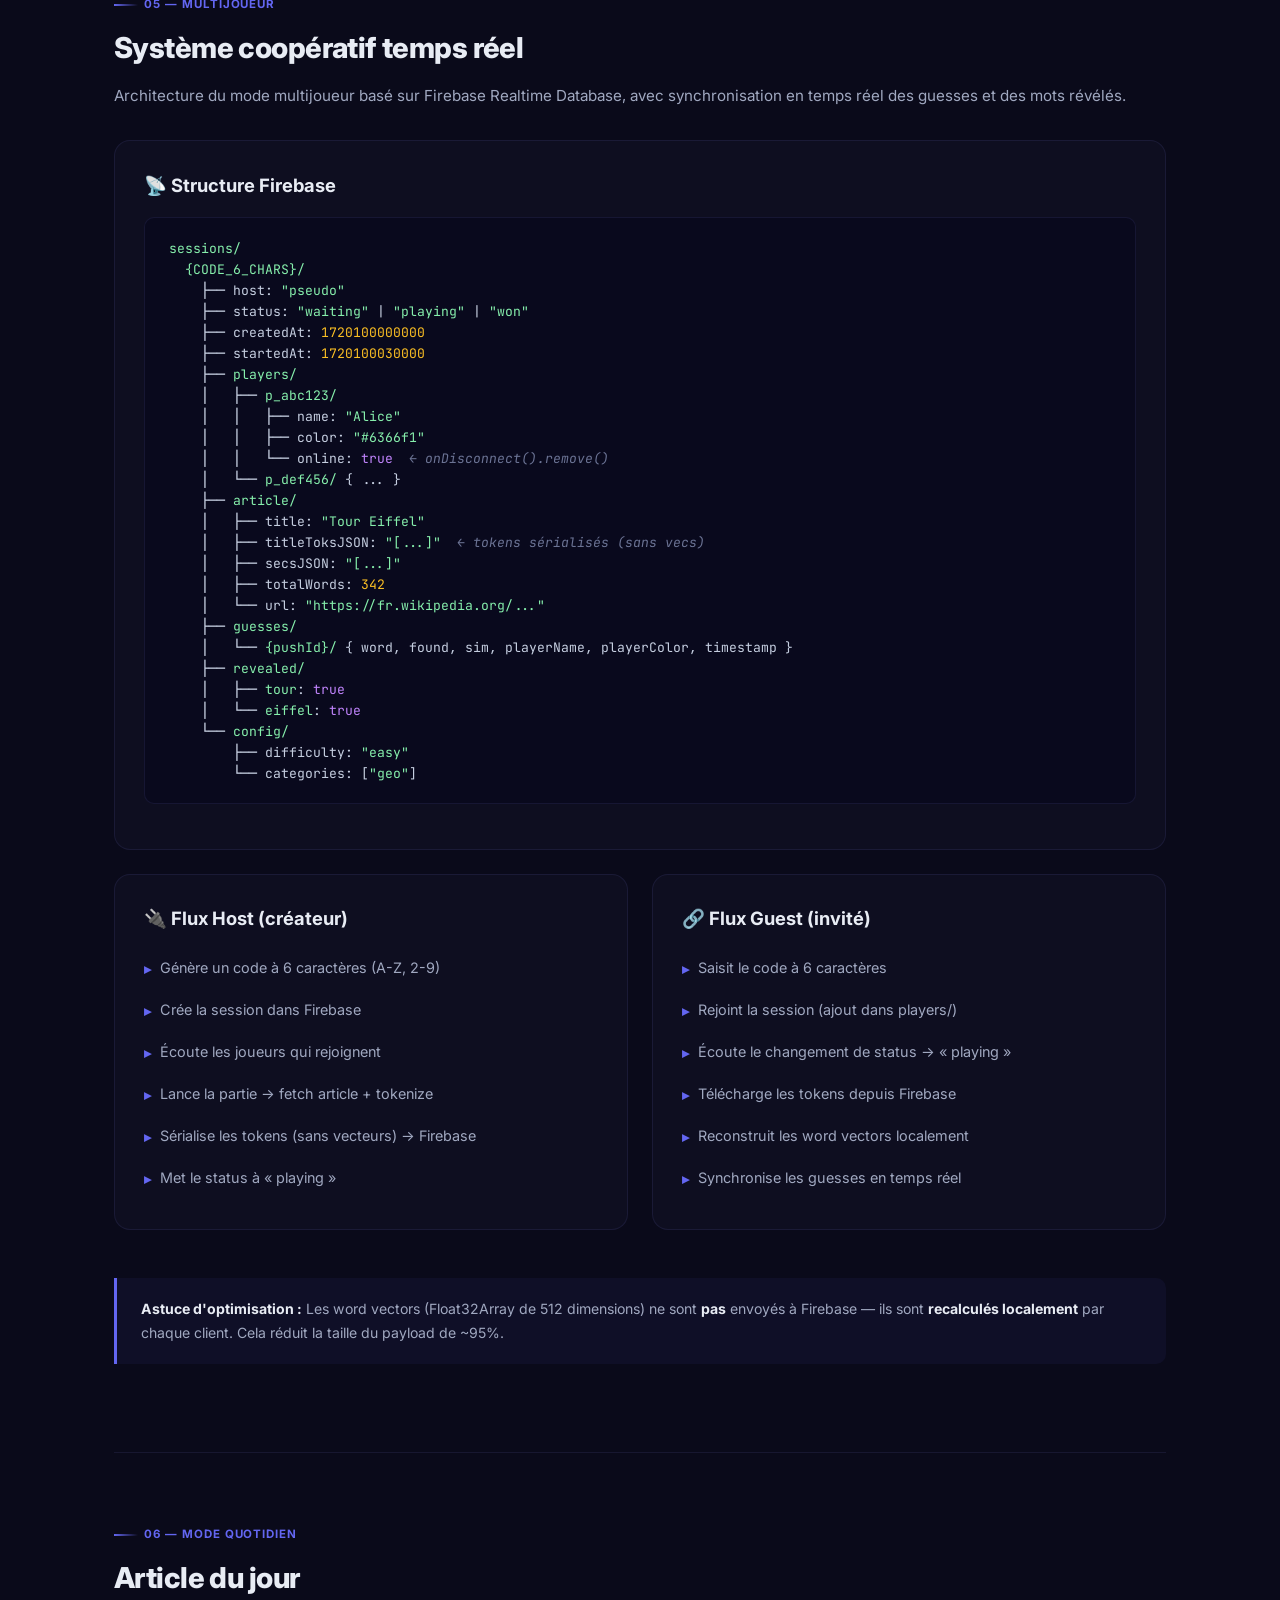
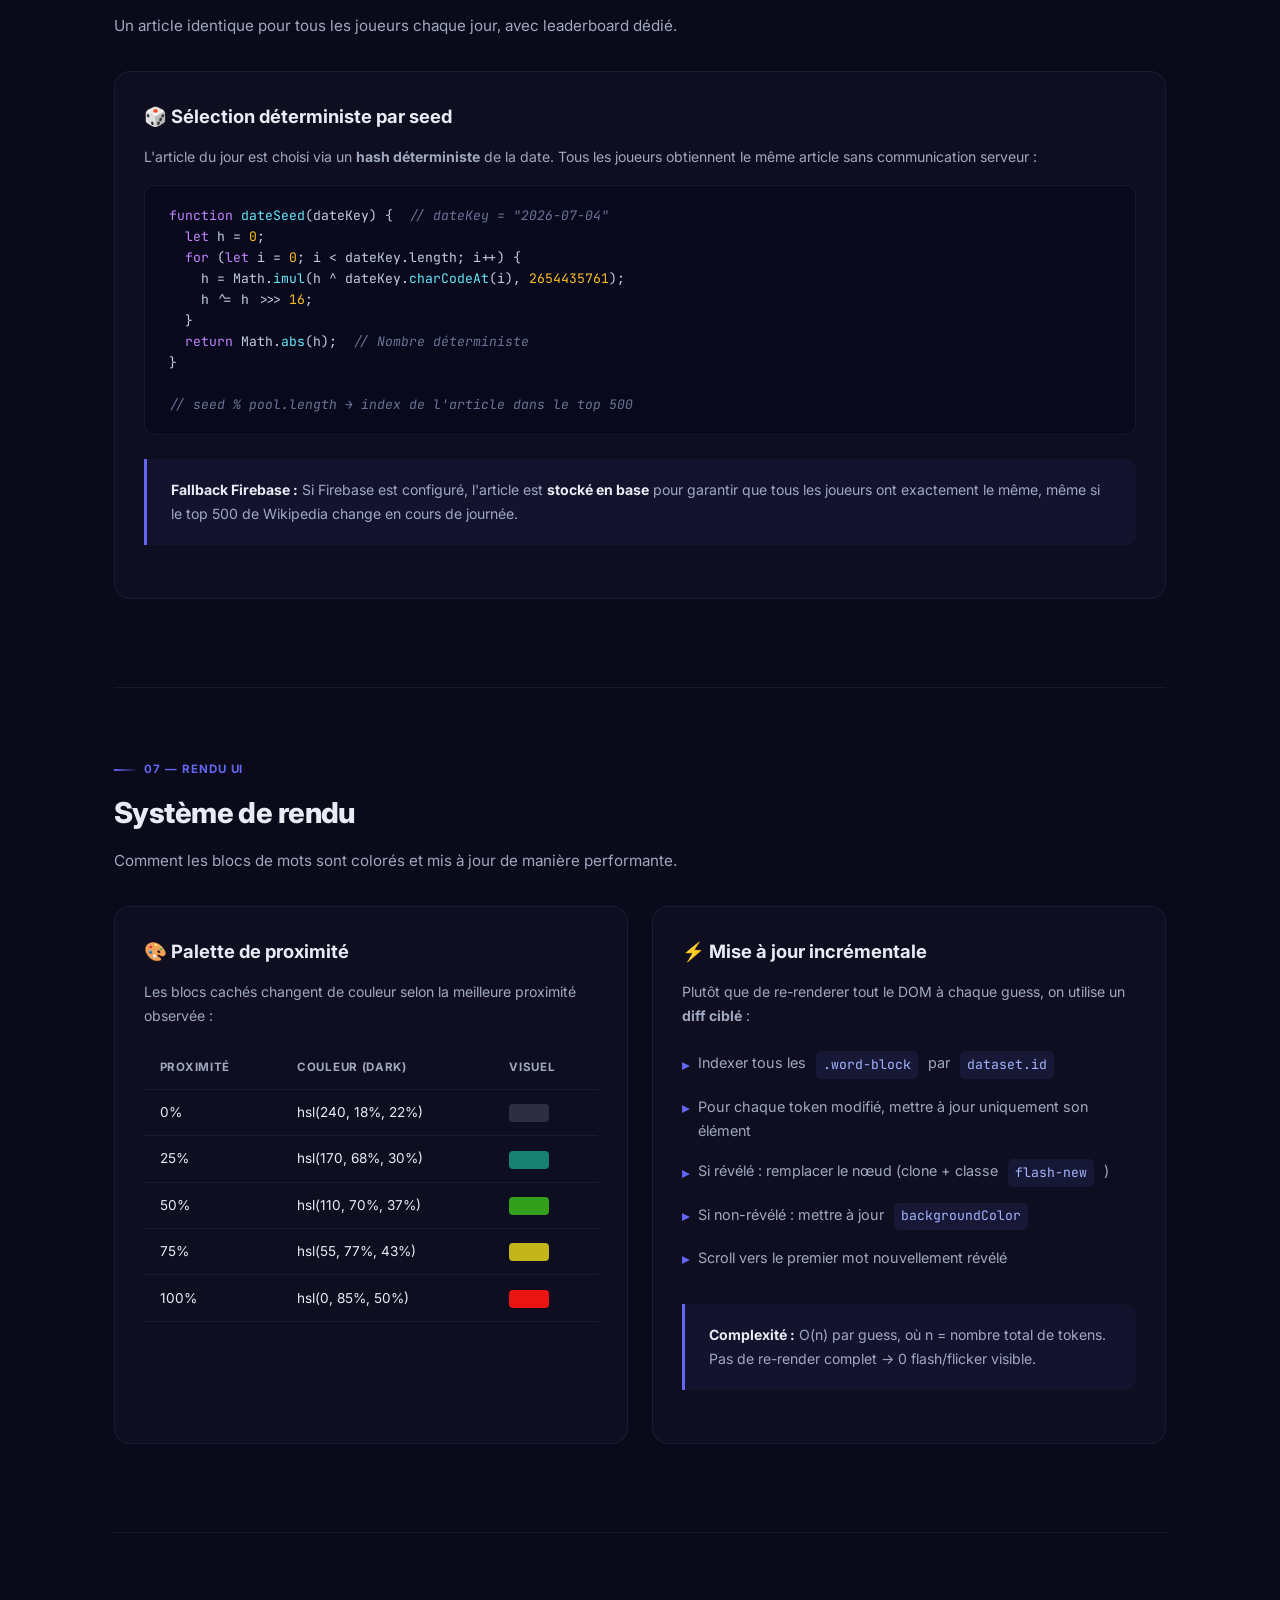
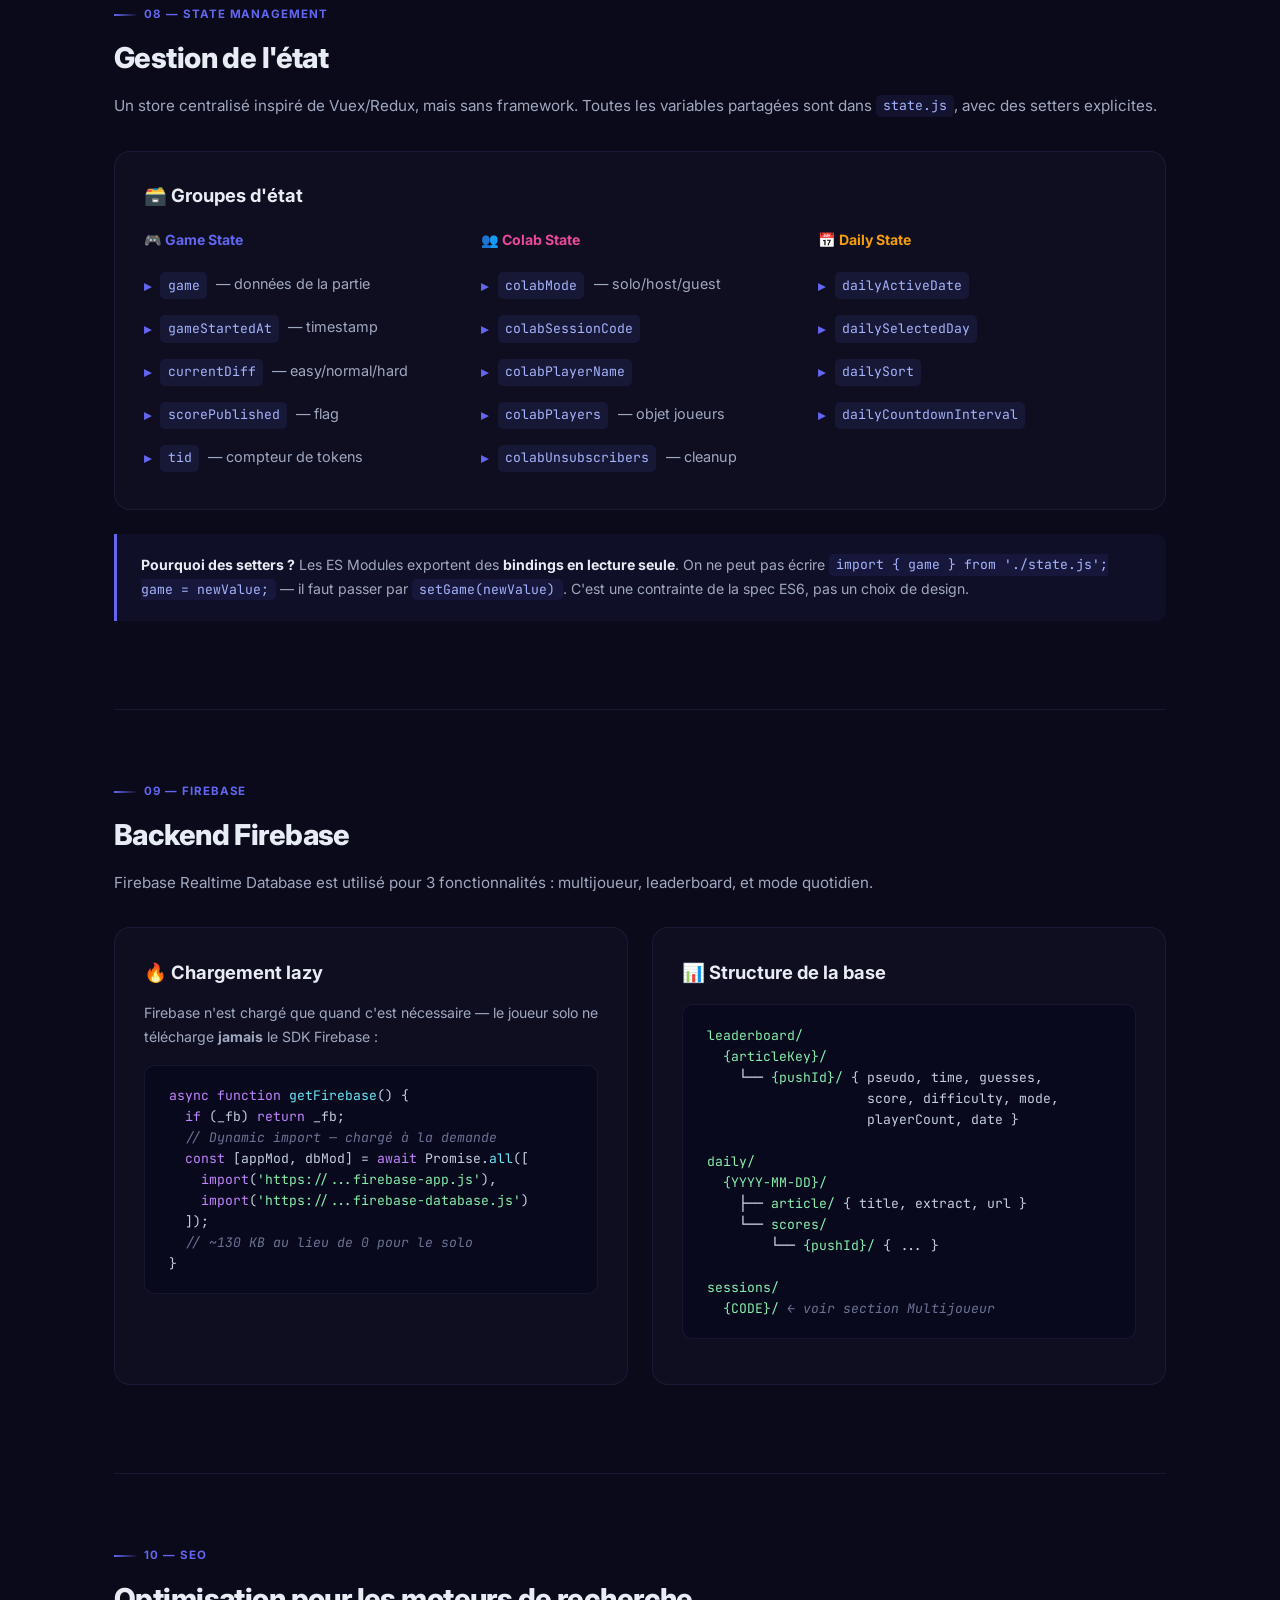
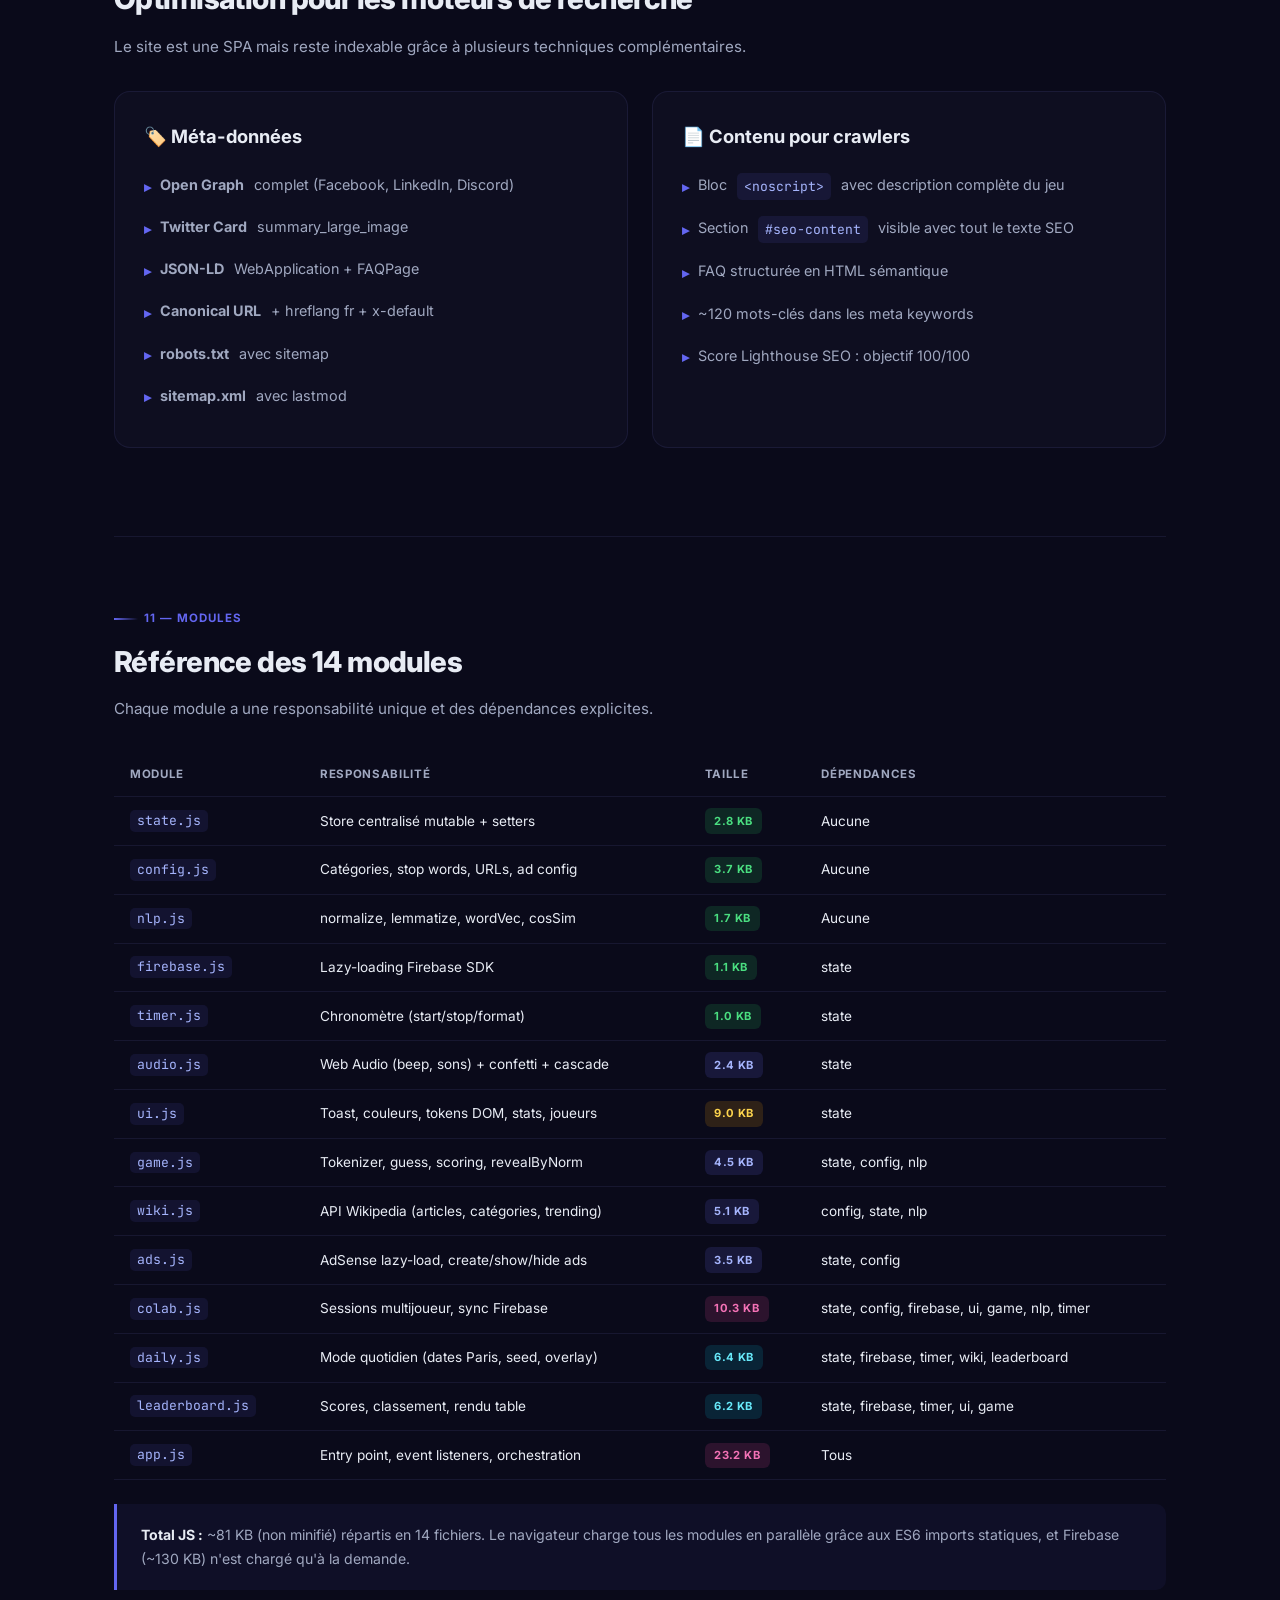
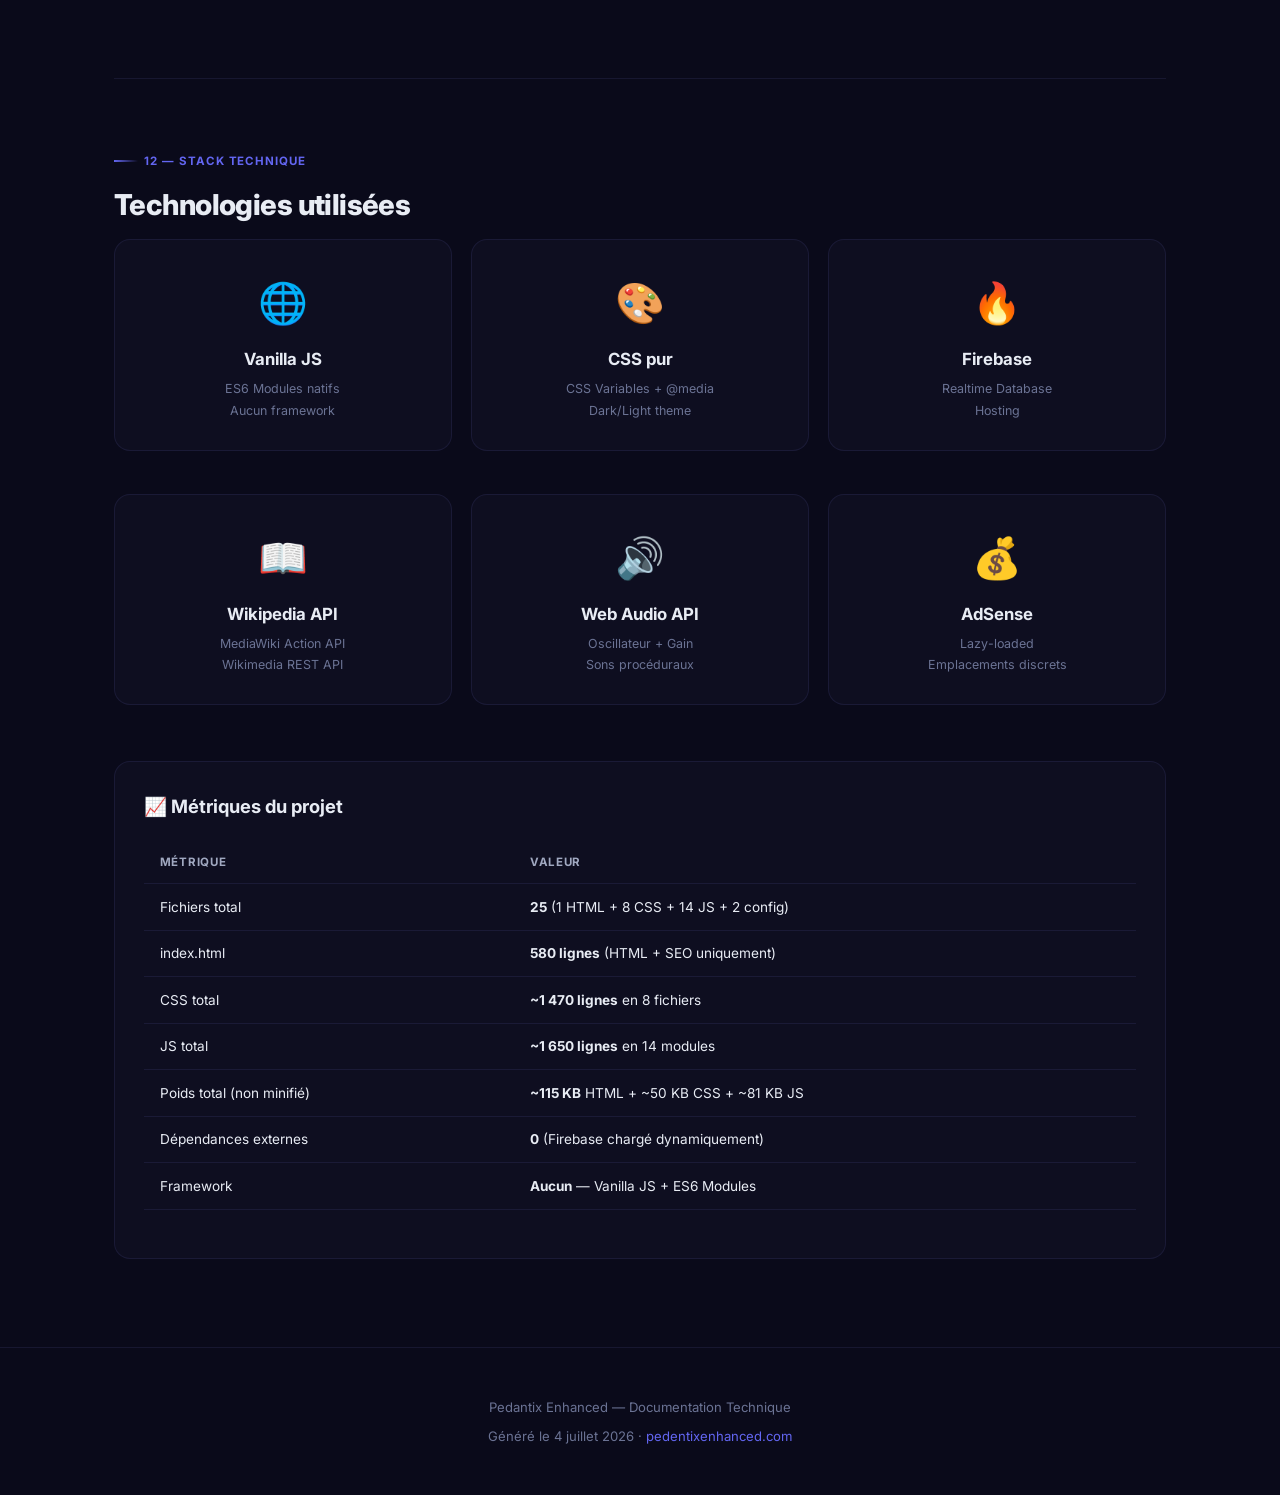
<file: doc-technique.html>
<!DOCTYPE html>
<html lang="fr">
<head>
  <meta charset="UTF-8">
  <meta name="viewport" content="width=device-width, initial-scale=1.0">
  <title>Pedantix Enhanced — Documentation Technique</title>
  <link rel="preconnect" href="https://fonts.googleapis.com">
  <link href="https://fonts.googleapis.com/css2?family=Inter:wght@300;400;500;600;700;800;900&family=JetBrains+Mono:wght@400;500;600&display=swap" rel="stylesheet">
  <style>
    :root {
      --bg: #0a0a1a;
      --bg-card: rgba(16, 16, 35, 0.85);
      --bg-code: rgba(10, 10, 30, 0.95);
      --accent: #6366f1;
      --accent-glow: rgba(99, 102, 241, 0.3);
      --accent2: #22c55e;
      --accent3: #f59e0b;
      --accent4: #ec4899;
      --accent5: #06b6d4;
      --text-1: #e8ecf4;
      --text-2: #a0a8c0;
      --text-3: #6b7394;
      --border: rgba(100, 100, 180, 0.14);
      --radius: 16px;
      --radius-sm: 10px;
    }
    * { margin: 0; padding: 0; box-sizing: border-box; }
    html { scroll-behavior: smooth; }
    body {
      font-family: 'Inter', -apple-system, sans-serif;
      background: var(--bg);
      color: var(--text-1);
      line-height: 1.7;
      min-height: 100vh;
    }
    ::selection { background: var(--accent); color: white; }

    /* ── Hero ── */
    .hero {
      position: relative;
      padding: 5rem 2rem 4rem;
      text-align: center;
      overflow: hidden;
      background: radial-gradient(ellipse at 50% 0%, rgba(99,102,241,0.15) 0%, transparent 70%);
    }
    .hero::before {
      content: '';
      position: absolute;
      inset: 0;
      background: url("data:image/svg+xml,%3Csvg width='60' height='60' viewBox='0 0 60 60' xmlns='http://www.w3.org/2000/svg'%3E%3Cg fill='none' fill-rule='evenodd'%3E%3Cg fill='%236366f1' fill-opacity='0.04'%3E%3Cpath d='M36 34v-4h-2v4h-4v2h4v4h2v-4h4v-2h-4zm0-30V0h-2v4h-4v2h4v4h2V6h4V4h-4zM6 34v-4H4v4H0v2h4v4h2v-4h4v-2H6zM6 4V0H4v4H0v2h4v4h2V6h4V4H6z'/%3E%3C/g%3E%3C/g%3E%3C/svg%3E");
      opacity: 0.5;
    }
    .hero-badge {
      display: inline-flex; align-items: center; gap: .5rem;
      background: rgba(99,102,241,0.12); border: 1px solid rgba(99,102,241,0.25);
      padding: .4rem 1.2rem; border-radius: 100px;
      font-size: .78rem; font-weight: 600; color: var(--accent);
      letter-spacing: .05em; text-transform: uppercase;
      margin-bottom: 1.5rem;
      animation: fadeInUp .6s ease-out;
    }
    .hero h1 {
      font-size: clamp(2.2rem, 5vw, 3.8rem);
      font-weight: 900;
      letter-spacing: -.03em;
      background: linear-gradient(135deg, #e8ecf4 0%, #6366f1 50%, #22c55e 100%);
      -webkit-background-clip: text; -webkit-text-fill-color: transparent;
      background-clip: text;
      margin-bottom: 1rem;
      animation: fadeInUp .6s ease-out .1s both;
    }
    .hero p {
      font-size: 1.15rem; color: var(--text-2); max-width: 650px;
      margin: 0 auto 2rem;
      animation: fadeInUp .6s ease-out .2s both;
    }
    .hero-stats {
      display: flex; justify-content: center; gap: 2.5rem; flex-wrap: wrap;
      animation: fadeInUp .6s ease-out .3s both;
    }
    .hero-stat {
      text-align: center;
    }
    .hero-stat .num {
      display: block; font-size: 2rem; font-weight: 800;
      background: linear-gradient(135deg, var(--accent), var(--accent2));
      -webkit-background-clip: text; -webkit-text-fill-color: transparent;
    }
    .hero-stat .label { font-size: .78rem; color: var(--text-3); text-transform: uppercase; letter-spacing: .05em; }

    /* ── Nav ── */
    .toc {
      position: sticky; top: 0; z-index: 100;
      background: rgba(10,10,26,0.92); backdrop-filter: blur(20px);
      border-bottom: 1px solid var(--border);
      padding: .6rem 1rem;
      overflow-x: auto; white-space: nowrap;
    }
    .toc-inner {
      max-width: 1100px; margin: 0 auto;
      display: flex; gap: .4rem; align-items: center;
    }
    .toc a {
      color: var(--text-3); text-decoration: none;
      font-size: .78rem; font-weight: 500;
      padding: .4rem .8rem; border-radius: 8px;
      transition: all .2s;
    }
    .toc a:hover { color: var(--text-1); background: rgba(99,102,241,0.1); }

    /* ── Container ── */
    .container { max-width: 1100px; margin: 0 auto; padding: 0 1.5rem; }
    section { padding: 4rem 0; }
    section + section { border-top: 1px solid var(--border); }

    /* ── Section Headers ── */
    .section-tag {
      display: inline-flex; align-items: center; gap: .4rem;
      font-size: .72rem; font-weight: 700; text-transform: uppercase;
      letter-spacing: .08em; color: var(--accent);
      margin-bottom: .6rem;
    }
    .section-tag::before {
      content: ''; width: 24px; height: 2px;
      background: linear-gradient(90deg, var(--accent), transparent);
    }
    h2 {
      font-size: 1.8rem; font-weight: 800; letter-spacing: -.02em;
      margin-bottom: .6rem;
    }
    .section-desc { color: var(--text-2); font-size: .95rem; margin-bottom: 2rem; }
    h3 {
      font-size: 1.15rem; font-weight: 700; margin-bottom: .8rem;
      color: var(--text-1);
    }

    /* ── Cards ── */
    .card {
      background: var(--bg-card);
      border: 1px solid var(--border);
      border-radius: var(--radius);
      padding: 1.8rem;
      margin-bottom: 1.5rem;
      transition: border-color .3s, box-shadow .3s;
    }
    .card:hover {
      border-color: rgba(99,102,241,0.3);
      box-shadow: 0 0 30px rgba(99,102,241,0.06);
    }
    .card-header {
      display: flex; align-items: center; gap: .8rem;
      margin-bottom: 1rem;
    }
    .card-icon {
      width: 44px; height: 44px;
      border-radius: 12px;
      display: flex; align-items: center; justify-content: center;
      font-size: 1.3rem;
      flex-shrink: 0;
    }
    .card-title { font-size: 1.05rem; font-weight: 700; }
    .card-subtitle { font-size: .78rem; color: var(--text-3); margin-top: .1rem; }

    /* ── Code blocks ── */
    pre {
      background: var(--bg-code);
      border: 1px solid var(--border);
      border-radius: var(--radius-sm);
      padding: 1.2rem 1.5rem;
      overflow-x: auto;
      font-family: 'JetBrains Mono', monospace;
      font-size: .82rem;
      line-height: 1.6;
      margin: 1rem 0;
      color: #c5cee0;
    }
    code {
      font-family: 'JetBrains Mono', monospace;
      font-size: .82rem;
    }
    :not(pre) > code {
      background: rgba(99,102,241,0.1);
      padding: .15rem .45rem;
      border-radius: 5px;
      color: #a5b4fc;
    }
    .kw { color: #c084fc; }
    .fn { color: #67e8f9; }
    .str { color: #86efac; }
    .cm { color: #6b7394; font-style: italic; }
    .num { color: #fbbf24; }
    .op { color: #f9a8d4; }

    /* ── Grid ── */
    .grid-2 { display: grid; grid-template-columns: repeat(auto-fit, minmax(320px, 1fr)); gap: 1.5rem; }
    .grid-3 { display: grid; grid-template-columns: repeat(auto-fit, minmax(260px, 1fr)); gap: 1.2rem; }

    /* ── Architecture diagram ── */
    .arch-diagram {
      background: var(--bg-card);
      border: 1px solid var(--border);
      border-radius: var(--radius);
      padding: 2.5rem;
      margin: 2rem 0;
      overflow-x: auto;
    }
    .arch-row {
      display: flex; justify-content: center; gap: 1rem;
      margin-bottom: 1.5rem; flex-wrap: wrap;
    }
    .arch-box {
      padding: .6rem 1.2rem;
      border-radius: var(--radius-sm);
      font-size: .78rem; font-weight: 600;
      text-align: center;
      border: 1px solid;
      min-width: 100px;
      transition: transform .2s, box-shadow .2s;
    }
    .arch-box:hover { transform: translateY(-2px); box-shadow: 0 4px 20px rgba(0,0,0,0.3); }
    .arch-box.html { background: rgba(239,68,68,0.1); border-color: rgba(239,68,68,0.3); color: #fca5a5; }
    .arch-box.css { background: rgba(6,182,212,0.1); border-color: rgba(6,182,212,0.3); color: #67e8f9; }
    .arch-box.js { background: rgba(250,204,21,0.1); border-color: rgba(250,204,21,0.3); color: #fde047; }
    .arch-box.core { background: rgba(99,102,241,0.15); border-color: rgba(99,102,241,0.4); color: #a5b4fc; }
    .arch-box.api { background: rgba(34,197,94,0.1); border-color: rgba(34,197,94,0.3); color: #86efac; }
    .arch-box.state { background: rgba(245,158,11,0.1); border-color: rgba(245,158,11,0.3); color: #fcd34d; }
    .arch-arrow {
      text-align: center; color: var(--text-3); font-size: 1.2rem;
      margin-bottom: 1rem; letter-spacing: .3rem;
    }
    .arch-label {
      font-size: .68rem; text-transform: uppercase; letter-spacing: .08em;
      color: var(--text-3); text-align: center; margin-bottom: .6rem;
    }

    /* ── Flow diagram ── */
    .flow {
      display: flex; align-items: center; gap: .8rem;
      flex-wrap: wrap; margin: 1.5rem 0;
    }
    .flow-step {
      display: flex; align-items: center; gap: .5rem;
      padding: .5rem 1rem; border-radius: var(--radius-sm);
      font-size: .82rem; font-weight: 600;
      background: var(--bg-card); border: 1px solid var(--border);
    }
    .flow-arrow { color: var(--text-3); font-size: 1.2rem; }

    /* ── Table ── */
    table {
      width: 100%; border-collapse: collapse;
      margin: 1.2rem 0;
    }
    th, td {
      padding: .7rem 1rem; text-align: left;
      border-bottom: 1px solid var(--border);
      font-size: .85rem;
    }
    th {
      font-weight: 700; color: var(--text-2);
      font-size: .72rem; text-transform: uppercase;
      letter-spacing: .06em;
    }
    tr:hover td { background: rgba(99,102,241,0.03); }

    /* ── Badge ── */
    .badge {
      display: inline-block; padding: .2rem .6rem;
      border-radius: 6px; font-size: .7rem; font-weight: 700;
      text-transform: uppercase; letter-spacing: .04em;
    }
    .badge-green { background: rgba(34,197,94,0.15); color: #4ade80; }
    .badge-blue { background: rgba(99,102,241,0.15); color: #a5b4fc; }
    .badge-yellow { background: rgba(245,158,11,0.15); color: #fcd34d; }
    .badge-pink { background: rgba(236,72,153,0.15); color: #f472b6; }
    .badge-cyan { background: rgba(6,182,212,0.15); color: #67e8f9; }
    .badge-red { background: rgba(239,68,68,0.15); color: #fca5a5; }

    /* ── List ── */
    .feature-list { list-style: none; padding: 0; }
    .feature-list li {
      padding: .5rem 0; display: flex; align-items: flex-start; gap: .6rem;
      font-size: .9rem; color: var(--text-2);
    }
    .feature-list li::before {
      content: '▸'; color: var(--accent); font-weight: 700; flex-shrink: 0;
      margin-top: .1rem;
    }

    /* ── Callout ── */
    .callout {
      background: rgba(99,102,241,0.06);
      border-left: 3px solid var(--accent);
      border-radius: 0 var(--radius-sm) var(--radius-sm) 0;
      padding: 1.2rem 1.5rem;
      margin: 1.5rem 0;
      font-size: .88rem; color: var(--text-2);
    }
    .callout strong { color: var(--text-1); }
    .callout.warn {
      background: rgba(245,158,11,0.06);
      border-left-color: var(--accent3);
    }

    /* ── Footer ── */
    footer {
      text-align: center; padding: 3rem 1.5rem;
      border-top: 1px solid var(--border);
      color: var(--text-3); font-size: .82rem;
    }
    footer a { color: var(--accent); text-decoration: none; }

    /* ── Animations ── */
    @keyframes fadeInUp {
      from { opacity: 0; transform: translateY(20px); }
      to { opacity: 1; transform: translateY(0); }
    }

    /* ── Responsive ── */
    @media (max-width: 768px) {
      .hero { padding: 3rem 1.5rem 2.5rem; }
      .hero h1 { font-size: 2rem; }
      .hero-stats { gap: 1.5rem; }
      section { padding: 2.5rem 0; }
      h2 { font-size: 1.4rem; }
      .grid-2, .grid-3 { grid-template-columns: 1fr; }
      .arch-diagram { padding: 1.5rem; }
      pre { font-size: .75rem; padding: 1rem; }
    }
  </style>
</head>
<body>

<!-- ════════ HERO ════════ -->
<header class="hero">
  <div class="hero-badge">📄 Documentation Technique v2.0</div>
  <h1>Pedantix Enhanced</h1>
  <p>Architecture logicielle, algorithmes NLP, systèmes temps réel et conception modulaire d'un jeu de devinettes Wikipédia.</p>
  <div class="hero-stats">
    <div class="hero-stat"><span class="num">14</span><span class="label">Modules JS</span></div>
    <div class="hero-stat"><span class="num">8</span><span class="label">Fichiers CSS</span></div>
    <div class="hero-stat"><span class="num">580</span><span class="label">Lignes HTML</span></div>
    <div class="hero-stat"><span class="num">5</span><span class="label">Modes de jeu</span></div>
  </div>
</header>

<!-- ════════ NAV ════════ -->
<nav class="toc">
  <div class="toc-inner">
    <a href="#overview">Vue d'ensemble</a>
    <a href="#architecture">Architecture</a>
    <a href="#nlp">NLP & Matching</a>
    <a href="#game-loop">Game Loop</a>
    <a href="#multiplayer">Multijoueur</a>
    <a href="#daily">Mode Quotidien</a>
    <a href="#rendering">Rendu UI</a>
    <a href="#state">State Management</a>
    <a href="#firebase">Firebase</a>
    <a href="#seo">SEO</a>
    <a href="#modules">Modules</a>
    <a href="#stack">Stack</a>
  </div>
</nav>

<main class="container">

<!-- ════════ OVERVIEW ════════ -->
<section id="overview">
  <div class="section-tag">01 — Présentation</div>
  <h2>Qu'est-ce que Pedantix Enhanced ?</h2>
  <p class="section-desc">Un jeu web de devinettes où le joueur doit retrouver le titre d'une page Wikipédia en proposant des mots un par un. Les mots trouvés sont révélés dans le texte, les autres colorent les blocs selon leur proximité sémantique.</p>

  <div class="grid-3">
    <div class="card">
      <div class="card-header">
        <div class="card-icon" style="background:rgba(99,102,241,0.12)">🎮</div>
        <div><div class="card-title">5 Modes de jeu</div><div class="card-subtitle">Solo, Catégories, Quotidien, Surprise, Multijoueur</div></div>
      </div>
      <ul class="feature-list">
        <li>Solo avec 3 niveaux de difficulté</li>
        <li>10 catégories thématiques</li>
        <li>Mode quotidien synchronisé (minuit Paris)</li>
        <li>Coopératif temps réel via Firebase</li>
      </ul>
    </div>
    <div class="card">
      <div class="card-header">
        <div class="card-icon" style="background:rgba(34,197,94,0.12)">🧠</div>
        <div><div class="card-title">NLP Français embarqué</div><div class="card-subtitle">Zéro dépendance externe</div></div>
      </div>
      <ul class="feature-list">
        <li>Normalisation Unicode (NFD + strip accents)</li>
        <li>Lemmatiseur à 15 règles morphologiques</li>
        <li>Word vectors par n-grammes de caractères</li>
        <li>Similarité cosinus en temps réel</li>
      </ul>
    </div>
    <div class="card">
      <div class="card-header">
        <div class="card-icon" style="background:rgba(245,158,11,0.12)">⚡</div>
        <div><div class="card-title">Architecture modulaire</div><div class="card-subtitle">ES6 Modules, 0 bundler</div></div>
      </div>
      <ul class="feature-list">
        <li>14 modules JavaScript autonomes</li>
        <li>State centralisé (pattern Store)</li>
        <li>Lazy-loading Firebase & AdSense</li>
        <li>CSS modulaire en 8 fichiers</li>
      </ul>
    </div>
  </div>
</section>

<!-- ════════ ARCHITECTURE ════════ -->
<section id="architecture">
  <div class="section-tag">02 — Architecture</div>
  <h2>Vue d'ensemble de l'architecture</h2>
  <p class="section-desc">Le projet suit une architecture <strong>SPA modulaire</strong> sans framework, utilisant les ES6 Modules natifs du navigateur. Pas de React, pas de Vue, pas de build step.</p>

  <div class="arch-diagram">
    <div class="arch-label">Point d'entrée</div>
    <div class="arch-row">
      <div class="arch-box html">index.html<br><small>580 lignes · HTML + SEO</small></div>
    </div>
    <div class="arch-arrow">↓ imports ↓</div>

    <div class="arch-label">Couche présentation</div>
    <div class="arch-row">
      <div class="arch-box css">variables.css</div>
      <div class="arch-box css">base.css</div>
      <div class="arch-box css">layout.css</div>
      <div class="arch-box css">components.css</div>
      <div class="arch-box css">game.css</div>
      <div class="arch-box css">overlays.css</div>
      <div class="arch-box css">ads.css</div>
      <div class="arch-box css">responsive.css</div>
    </div>
    <div class="arch-arrow">↓</div>

    <div class="arch-label">Point d'entrée JavaScript</div>
    <div class="arch-row">
      <div class="arch-box js" style="font-size:.9rem;padding:.8rem 2rem">app.js<br><small>Entry point · Event listeners · Orchestration</small></div>
    </div>
    <div class="arch-arrow">↓ importe ↓</div>

    <div class="arch-label">Modules fonctionnels</div>
    <div class="arch-row">
      <div class="arch-box core">game.js</div>
      <div class="arch-box core">ui.js</div>
      <div class="arch-box core">wiki.js</div>
      <div class="arch-box core">colab.js</div>
      <div class="arch-box core">daily.js</div>
      <div class="arch-box core">leaderboard.js</div>
    </div>

    <div class="arch-label">Modules utilitaires</div>
    <div class="arch-row">
      <div class="arch-box api">nlp.js</div>
      <div class="arch-box api">audio.js</div>
      <div class="arch-box api">timer.js</div>
      <div class="arch-box api">ads.js</div>
      <div class="arch-box api">firebase.js</div>
    </div>
    <div class="arch-arrow">↓ accèdent ↓</div>

    <div class="arch-label">Couche données</div>
    <div class="arch-row">
      <div class="arch-box state">state.js<br><small>Store centralisé · Getters/Setters</small></div>
      <div class="arch-box state">config.js<br><small>Constantes · Catégories · Stop words</small></div>
    </div>
    <div class="arch-arrow">↕ API externes ↕</div>
    <div class="arch-row">
      <div class="arch-box api">🌐 Wikipedia API</div>
      <div class="arch-box api">🔥 Firebase RTDB</div>
      <div class="arch-box api">📊 Wikimedia REST</div>
    </div>
  </div>
</section>

<!-- ════════ NLP ════════ -->
<section id="nlp">
  <div class="section-tag">03 — Algorithmes NLP</div>
  <h2>Traitement du Langage Naturel</h2>
  <p class="section-desc">Le cœur algorithmique du jeu : comment déterminer si un mot proposé correspond à un mot du texte, et à quel point il en est proche.</p>

  <div class="grid-2">
    <div class="card">
      <h3>🔤 Pipeline de normalisation</h3>
      <p style="color:var(--text-2);font-size:.88rem;margin-bottom:1rem">Chaque mot passe par 4 transformations pour maximiser les chances de correspondance :</p>
      <div class="flow">
        <div class="flow-step">mot brut</div>
        <span class="flow-arrow">→</span>
        <div class="flow-step">toLowerCase()</div>
        <span class="flow-arrow">→</span>
        <div class="flow-step">NFD decompose</div>
        <span class="flow-arrow">→</span>
        <div class="flow-step">strip accents</div>
        <span class="flow-arrow">→</span>
        <div class="flow-step" style="border-color:rgba(34,197,94,0.4)">normalisé</div>
      </div>
<pre><span class="cm">// normalize("Géographie") → "geographie"</span>
<span class="kw">export function</span> <span class="fn">normalize</span>(t) {
  <span class="kw">return</span> t.<span class="fn">toLowerCase</span>()
    .<span class="fn">normalize</span>(<span class="str">'NFD'</span>)
    .<span class="fn">replace</span>(<span class="op">/[\u0300-\u036f]/g</span>, <span class="str">''</span>)
    .<span class="fn">replace</span>(<span class="op">/[^a-z]/g</span>, <span class="str">''</span>);
}</pre>
    </div>

    <div class="card">
      <h3>📝 Lemmatiseur français</h3>
      <p style="color:var(--text-2);font-size:.88rem;margin-bottom:1rem">15 règles morphologiques appliquées séquentiellement pour réduire les mots à leur forme de base :</p>
      <table>
        <tr><th>Règle</th><th>Exemple</th></tr>
        <tr><td><code>/(aient|ussent|eraient)$/</code></td><td>marchaient → march</td></tr>
        <tr><td><code>/(ais|ait|ons|ez)$/</code></td><td>parlons → parl</td></tr>
        <tr><td><code>/(er|ir|re)$/</code></td><td>manger → mang</td></tr>
        <tr><td><code>/(aux)$/ → 'al'</code></td><td>journaux → journal</td></tr>
        <tr><td><code>/(eaux)$/ → 'eau'</code></td><td>gâteaux → gâteau</td></tr>
        <tr><td><code>/(euses|euse)$/ → 'eux'</code></td><td>joyeuse → joyeux</td></tr>
        <tr><td><code>/(s)$/</code></td><td>chats → chat</td></tr>
      </table>
      <div class="callout">
        <strong>Contrainte :</strong> Le résultat doit faire ≥ 3 caractères et être différent du mot d'entrée, sinon la règle est ignorée.
      </div>
    </div>
  </div>

  <div class="card" style="margin-top:1.5rem">
    <h3>📐 Word Vectors par n-grammes de caractères</h3>
    <p style="color:var(--text-2);font-size:.88rem;margin-bottom:1rem">Pour mesurer la <strong>proximité sémantique</strong> entre le mot proposé et les mots cachés, on génère un vecteur de dimension <strong>512</strong> basé sur les n-grammes de caractères (unigrammes, bigrammes, trigrammes) :</p>

<pre><span class="kw">const</span> V = <span class="num">512</span>; <span class="cm">// Dimension du vecteur</span>

<span class="kw">export function</span> <span class="fn">wordVec</span>(word) {
  <span class="kw">const</span> w = <span class="fn">normalize</span>(word), v = <span class="kw">new</span> <span class="fn">Float32Array</span>(V);

  <span class="cm">// Hash function: Knuth multiplicative hash</span>
  <span class="kw">const</span> <span class="fn">h</span> = (s, seed) => {
    <span class="kw">let</span> h = seed * <span class="num">2654435761</span>;
    <span class="kw">for</span> (<span class="kw">let</span> i = <span class="num">0</span>; i < s.length; i++) {
      h = Math.<span class="fn">imul</span>(h ^ s.<span class="fn">charCodeAt</span>(i), <span class="num">2654435761</span>);
      h ^= h >>> <span class="num">16</span>;
    }
    <span class="kw">return</span> Math.<span class="fn">abs</span>(h) % V;
  };

  <span class="cm">// Unigrammes: chaque caractère</span>
  <span class="kw">for</span> (<span class="kw">const</span> c <span class="kw">of</span> w) v[<span class="fn">h</span>(c, <span class="num">0</span>)]++;
  <span class="cm">// Bigrammes: paires de caractères consécutifs</span>
  <span class="kw">for</span> (<span class="kw">let</span> i = <span class="num">0</span>; i < w.length - <span class="num">1</span>; i++) v[<span class="fn">h</span>(w[i] + w[i+<span class="num">1</span>], <span class="num">1</span>)]++;
  <span class="cm">// Trigrammes: triplets de caractères</span>
  <span class="kw">for</span> (<span class="kw">let</span> i = <span class="num">0</span>; i < w.length - <span class="num">2</span>; i++) v[<span class="fn">h</span>(w[i]+w[i+<span class="num">1</span>]+w[i+<span class="num">2</span>], <span class="num">2</span>)]++;

  <span class="kw">return</span> v;
}</pre>

    <div class="grid-2" style="margin-top:1.5rem">
      <div class="callout">
        <strong>Pourquoi des n-grammes de caractères ?</strong><br>
        Contrairement aux word embeddings classiques (Word2Vec, GloVe) qui nécessitent des modèles de plusieurs Go, cette approche est <strong>100% côté client</strong>, instantanée, et capture les similarités morphologiques : « national » et « nation » partagent les trigrammes « nat », « ati », « tio », « ion ».
      </div>
      <div class="callout">
        <strong>Similarité cosinus</strong><br>
        La proximité entre deux mots est calculée par <code>cos(θ) = (A·B) / (‖A‖ × ‖B‖)</code>. Un score de 1.0 = identique, 0.0 = aucun rapport. Le résultat est affiché sous forme de <strong>feedback chaud/froid</strong> (🔥 > 0.75, ❄️ < 0.15).
      </div>
    </div>
  </div>
</section>

<!-- ════════ GAME LOOP ════════ -->
<section id="game-loop">
  <div class="section-tag">04 — Game Loop</div>
  <h2>Boucle de jeu principale</h2>
  <p class="section-desc">De la sélection d'un article à la victoire, voici le cycle de vie complet d'une partie.</p>

  <div class="card">
    <h3>🔄 Cycle de vie d'une partie</h3>
    <div class="flow" style="justify-content:flex-start">
      <div class="flow-step" style="border-color:rgba(99,102,241,0.4)">📋 Catégorie</div>
      <span class="flow-arrow">→</span>
      <div class="flow-step" style="border-color:rgba(245,158,11,0.4)">🌐 Fetch Wikipedia</div>
      <span class="flow-arrow">→</span>
      <div class="flow-step" style="border-color:rgba(34,197,94,0.4)">✂️ Tokenize</div>
      <span class="flow-arrow">→</span>
      <div class="flow-step" style="border-color:rgba(6,182,212,0.4)">🎮 Render</div>
      <span class="flow-arrow">→</span>
      <div class="flow-step" style="border-color:rgba(236,72,153,0.4)">💬 Guess Loop</div>
      <span class="flow-arrow">→</span>
      <div class="flow-step" style="border-color:rgba(34,197,94,0.4)">🏆 Win</div>
    </div>
  </div>

  <div class="grid-2">
    <div class="card">
      <h3>1. Récupération d'article</h3>
      <p style="color:var(--text-2);font-size:.88rem">Trois stratégies selon la difficulté :</p>
      <table>
        <tr><th>Difficulté</th><th>Source</th><th>Pool</th></tr>
        <tr><td><span class="badge badge-green">Facile</span></td><td>Articles les + vus</td><td>Top 300</td></tr>
        <tr><td><span class="badge badge-yellow">Normal</span></td><td>Articles populaires</td><td>Top 3000</td></tr>
        <tr><td><span class="badge badge-red">Difficile</span></td><td>Articles aléatoires</td><td>∞</td></tr>
      </table>
      <div class="callout warn">
        <strong>Filtres de qualité :</strong> Les articles < 800 caractères, les pages d'homonymie, les listes, et les articles avec < 80 mots significatifs sont automatiquement rejetés.
      </div>
    </div>

    <div class="card">
      <h3>2. Tokenisation</h3>
      <p style="color:var(--text-2);font-size:.88rem">Le texte brut est découpé en tokens, chacun enrichi de métadonnées :</p>
<pre><span class="cm">// Chaque token contient :</span>
{
  id: <span class="num">42</span>,           <span class="cm">// ID unique</span>
  text: <span class="str">"Géographie"</span>, <span class="cm">// texte original</span>
  lower: <span class="str">"géographie"</span>,
  norm: <span class="str">"geographie"</span>,  <span class="cm">// sans accents</span>
  lemma: <span class="str">"geograph"</span>,  <span class="cm">// lemmatisé</span>
  lemNorm: <span class="str">"geograph"</span>,
  vec: Float32Array(<span class="num">512</span>), <span class="cm">// vecteur</span>
  isWord: <span class="kw">true</span>,
  isStop: <span class="kw">false</span>,      <span class="cm">// mot vide ?</span>
  revealed: <span class="kw">false</span>,    <span class="cm">// trouvé ?</span>
  bestProx: <span class="num">0</span>,       <span class="cm">// meilleure similarité</span>
  bestGuess: <span class="kw">null</span>    <span class="cm">// mot le + proche</span>
}</pre>
    </div>
  </div>

  <div class="card">
    <h3>3. Algorithme de matching (guess)</h3>
    <p style="color:var(--text-2);font-size:.88rem;margin-bottom:1rem">Quand le joueur propose un mot, <strong>6 comparaisons</strong> sont effectuées contre chaque mot caché :</p>
<pre><span class="cm">// Pour chaque mot non-révélé du texte :</span>
<span class="kw">const</span> match =
  lo === t.lower    || <span class="cm">// 1. Correspondance exacte (minuscule)</span>
  nm === t.norm     || <span class="cm">// 2. Formes normalisées identiques</span>
  lm === t.lemma    || <span class="cm">// 3. Lemmes identiques</span>
  lmn === t.lemNorm || <span class="cm">// 4. Lemmes normalisés identiques</span>
  nm === t.lemNorm  || <span class="cm">// 5. Normalisé vs lemme normalisé</span>
  lmn === t.norm;      <span class="cm">// 6. Lemme normalisé vs normalisé</span>

<span class="cm">// Si aucun match → calcul de similarité cosinus</span>
<span class="kw">const</span> sim = <span class="fn">cosSim</span>(guessVec, t.vec);
<span class="cm">// Met à jour la meilleure proximité du bloc</span></pre>
    <div class="callout">
      <strong>Exemple concret :</strong> Le joueur tape « mangent ». Le lemmatiseur donne « mang ». Le texte contient « manger » (lemme: « mang »). Match via la règle 3 → le mot est révélé. ✅
    </div>
  </div>
</section>

<!-- ════════ MULTIPLAYER ════════ -->
<section id="multiplayer">
  <div class="section-tag">05 — Multijoueur</div>
  <h2>Système coopératif temps réel</h2>
  <p class="section-desc">Architecture du mode multijoueur basé sur Firebase Realtime Database, avec synchronisation en temps réel des guesses et des mots révélés.</p>

  <div class="card">
    <h3>📡 Structure Firebase</h3>
<pre><span class="str">sessions/</span>
  <span class="str">{CODE_6_CHARS}/</span>
    ├── host: <span class="str">"pseudo"</span>
    ├── status: <span class="str">"waiting"</span> | <span class="str">"playing"</span> | <span class="str">"won"</span>
    ├── createdAt: <span class="num">1720100000000</span>
    ├── startedAt: <span class="num">1720100030000</span>
    ├── <span class="str">players/</span>
    │   ├── <span class="str">p_abc123/</span>
    │   │   ├── name: <span class="str">"Alice"</span>
    │   │   ├── color: <span class="str">"#6366f1"</span>
    │   │   └── online: <span class="kw">true</span>  <span class="cm">← onDisconnect().remove()</span>
    │   └── <span class="str">p_def456/</span> { ... }
    ├── <span class="str">article/</span>
    │   ├── title: <span class="str">"Tour Eiffel"</span>
    │   ├── titleToksJSON: <span class="str">"[...]"</span>  <span class="cm">← tokens sérialisés (sans vecs)</span>
    │   ├── secsJSON: <span class="str">"[...]"</span>
    │   ├── totalWords: <span class="num">342</span>
    │   └── url: <span class="str">"https://fr.wikipedia.org/..."</span>
    ├── <span class="str">guesses/</span>
    │   └── <span class="str">{pushId}/</span> { word, found, sim, playerName, playerColor, timestamp }
    ├── <span class="str">revealed/</span>
    │   ├── <span class="str">tour</span>: <span class="kw">true</span>
    │   └── <span class="str">eiffel</span>: <span class="kw">true</span>
    └── <span class="str">config/</span>
        ├── difficulty: <span class="str">"easy"</span>
        └── categories: [<span class="str">"geo"</span>]</pre>
  </div>

  <div class="grid-2">
    <div class="card">
      <h3>🔌 Flux Host (créateur)</h3>
      <ol class="feature-list">
        <li>Génère un code à 6 caractères (A-Z, 2-9)</li>
        <li>Crée la session dans Firebase</li>
        <li>Écoute les joueurs qui rejoignent</li>
        <li>Lance la partie → fetch article + tokenize</li>
        <li>Sérialise les tokens (sans vecteurs) → Firebase</li>
        <li>Met le status à « playing »</li>
      </ol>
    </div>
    <div class="card">
      <h3>🔗 Flux Guest (invité)</h3>
      <ol class="feature-list">
        <li>Saisit le code à 6 caractères</li>
        <li>Rejoint la session (ajout dans players/)</li>
        <li>Écoute le changement de status → « playing »</li>
        <li>Télécharge les tokens depuis Firebase</li>
        <li>Reconstruit les word vectors localement</li>
        <li>Synchronise les guesses en temps réel</li>
      </ol>
    </div>
  </div>

  <div class="callout">
    <strong>Astuce d'optimisation :</strong> Les word vectors (Float32Array de 512 dimensions) ne sont <strong>pas</strong> envoyés à Firebase — ils sont <strong>recalculés localement</strong> par chaque client. Cela réduit la taille du payload de ~95%.
  </div>
</section>

<!-- ════════ DAILY ════════ -->
<section id="daily">
  <div class="section-tag">06 — Mode Quotidien</div>
  <h2>Article du jour</h2>
  <p class="section-desc">Un article identique pour tous les joueurs chaque jour, avec leaderboard dédié.</p>

  <div class="card">
    <h3>🎲 Sélection déterministe par seed</h3>
    <p style="color:var(--text-2);font-size:.88rem;margin-bottom:1rem">L'article du jour est choisi via un <strong>hash déterministe</strong> de la date. Tous les joueurs obtiennent le même article sans communication serveur :</p>
<pre><span class="kw">function</span> <span class="fn">dateSeed</span>(dateKey) {  <span class="cm">// dateKey = "2026-07-04"</span>
  <span class="kw">let</span> h = <span class="num">0</span>;
  <span class="kw">for</span> (<span class="kw">let</span> i = <span class="num">0</span>; i < dateKey.length; i++) {
    h = Math.<span class="fn">imul</span>(h ^ dateKey.<span class="fn">charCodeAt</span>(i), <span class="num">2654435761</span>);
    h ^= h >>> <span class="num">16</span>;
  }
  <span class="kw">return</span> Math.<span class="fn">abs</span>(h);  <span class="cm">// Nombre déterministe</span>
}

<span class="cm">// seed % pool.length → index de l'article dans le top 500</span></pre>
    <div class="callout">
      <strong>Fallback Firebase :</strong> Si Firebase est configuré, l'article est <strong>stocké en base</strong> pour garantir que tous les joueurs ont exactement le même, même si le top 500 de Wikipedia change en cours de journée.
    </div>
  </div>
</section>

<!-- ════════ RENDERING ════════ -->
<section id="rendering">
  <div class="section-tag">07 — Rendu UI</div>
  <h2>Système de rendu</h2>
  <p class="section-desc">Comment les blocs de mots sont colorés et mis à jour de manière performante.</p>

  <div class="grid-2">
    <div class="card">
      <h3>🎨 Palette de proximité</h3>
      <p style="color:var(--text-2);font-size:.88rem;margin-bottom:1rem">Les blocs cachés changent de couleur selon la meilleure proximité observée :</p>
      <table>
        <tr><th>Proximité</th><th>Couleur (dark)</th><th>Visuel</th></tr>
        <tr><td>0%</td><td>hsl(240, 18%, 22%)</td><td><span style="display:inline-block;width:40px;height:18px;border-radius:4px;background:hsl(240,18%,22%);vertical-align:middle"></span></td></tr>
        <tr><td>25%</td><td>hsl(170, 68%, 30%)</td><td><span style="display:inline-block;width:40px;height:18px;border-radius:4px;background:hsl(170,68%,30%);vertical-align:middle"></span></td></tr>
        <tr><td>50%</td><td>hsl(110, 70%, 37%)</td><td><span style="display:inline-block;width:40px;height:18px;border-radius:4px;background:hsl(110,70%,37%);vertical-align:middle"></span></td></tr>
        <tr><td>75%</td><td>hsl(55, 77%, 43%)</td><td><span style="display:inline-block;width:40px;height:18px;border-radius:4px;background:hsl(55,77%,43%);vertical-align:middle"></span></td></tr>
        <tr><td>100%</td><td>hsl(0, 85%, 50%)</td><td><span style="display:inline-block;width:40px;height:18px;border-radius:4px;background:hsl(0,85%,50%);vertical-align:middle"></span></td></tr>
      </table>
    </div>

    <div class="card">
      <h3>⚡ Mise à jour incrémentale</h3>
      <p style="color:var(--text-2);font-size:.88rem;margin-bottom:1rem">Plutôt que de re-renderer tout le DOM à chaque guess, on utilise un <strong>diff ciblé</strong> :</p>
      <ol class="feature-list">
        <li>Indexer tous les <code>.word-block</code> par <code>dataset.id</code></li>
        <li>Pour chaque token modifié, mettre à jour uniquement son élément</li>
        <li>Si révélé : remplacer le nœud (clone + classe <code>flash-new</code>)</li>
        <li>Si non-révélé : mettre à jour <code>backgroundColor</code></li>
        <li>Scroll vers le premier mot nouvellement révélé</li>
      </ol>
      <div class="callout">
        <strong>Complexité :</strong> O(n) par guess, où n = nombre total de tokens. Pas de re-render complet → 0 flash/flicker visible.
      </div>
    </div>
  </div>
</section>

<!-- ════════ STATE ════════ -->
<section id="state">
  <div class="section-tag">08 — State Management</div>
  <h2>Gestion de l'état</h2>
  <p class="section-desc">Un store centralisé inspiré de Vuex/Redux, mais sans framework. Toutes les variables partagées sont dans <code>state.js</code>, avec des setters explicites.</p>

  <div class="card">
    <h3>🗃️ Groupes d'état</h3>
    <div class="grid-3" style="margin-top:1rem">
      <div>
        <h3 style="font-size:.88rem;color:var(--accent)">🎮 Game State</h3>
        <ul class="feature-list" style="font-size:.82rem">
          <li><code>game</code> — données de la partie</li>
          <li><code>gameStartedAt</code> — timestamp</li>
          <li><code>currentDiff</code> — easy/normal/hard</li>
          <li><code>scorePublished</code> — flag</li>
          <li><code>tid</code> — compteur de tokens</li>
        </ul>
      </div>
      <div>
        <h3 style="font-size:.88rem;color:var(--accent4)">👥 Colab State</h3>
        <ul class="feature-list" style="font-size:.82rem">
          <li><code>colabMode</code> — solo/host/guest</li>
          <li><code>colabSessionCode</code></li>
          <li><code>colabPlayerName</code></li>
          <li><code>colabPlayers</code> — objet joueurs</li>
          <li><code>colabUnsubscribers</code> — cleanup</li>
        </ul>
      </div>
      <div>
        <h3 style="font-size:.88rem;color:var(--accent3)">📅 Daily State</h3>
        <ul class="feature-list" style="font-size:.82rem">
          <li><code>dailyActiveDate</code></li>
          <li><code>dailySelectedDay</code></li>
          <li><code>dailySort</code></li>
          <li><code>dailyCountdownInterval</code></li>
        </ul>
      </div>
    </div>
  </div>

  <div class="callout">
    <strong>Pourquoi des setters ?</strong> Les ES Modules exportent des <strong>bindings en lecture seule</strong>. On ne peut pas écrire <code>import { game } from './state.js'; game = newValue;</code> — il faut passer par <code>setGame(newValue)</code>. C'est une contrainte de la spec ES6, pas un choix de design.
  </div>
</section>

<!-- ════════ FIREBASE ════════ -->
<section id="firebase">
  <div class="section-tag">09 — Firebase</div>
  <h2>Backend Firebase</h2>
  <p class="section-desc">Firebase Realtime Database est utilisé pour 3 fonctionnalités : multijoueur, leaderboard, et mode quotidien.</p>

  <div class="grid-2">
    <div class="card">
      <h3>🔥 Chargement lazy</h3>
      <p style="color:var(--text-2);font-size:.88rem;margin-bottom:1rem">Firebase n'est chargé que quand c'est nécessaire — le joueur solo ne télécharge <strong>jamais</strong> le SDK Firebase :</p>
<pre><span class="kw">async function</span> <span class="fn">getFirebase</span>() {
  <span class="kw">if</span> (_fb) <span class="kw">return</span> _fb;
  <span class="cm">// Dynamic import — chargé à la demande</span>
  <span class="kw">const</span> [appMod, dbMod] = <span class="kw">await</span> Promise.<span class="fn">all</span>([
    <span class="kw">import</span>(<span class="str">'https://...firebase-app.js'</span>),
    <span class="kw">import</span>(<span class="str">'https://...firebase-database.js'</span>)
  ]);
  <span class="cm">// ~130 KB au lieu de 0 pour le solo</span>
}</pre>
    </div>

    <div class="card">
      <h3>📊 Structure de la base</h3>
<pre><span class="str">leaderboard/</span>
  <span class="str">{articleKey}/</span>
    └── <span class="str">{pushId}/</span> { pseudo, time, guesses,
                    score, difficulty, mode,
                    playerCount, date }

<span class="str">daily/</span>
  <span class="str">{YYYY-MM-DD}/</span>
    ├── <span class="str">article/</span> { title, extract, url }
    └── <span class="str">scores/</span>
        └── <span class="str">{pushId}/</span> { ... }

<span class="str">sessions/</span>
  <span class="str">{CODE}/</span> <span class="cm">← voir section Multijoueur</span></pre>
    </div>
  </div>
</section>

<!-- ════════ SEO ════════ -->
<section id="seo">
  <div class="section-tag">10 — SEO</div>
  <h2>Optimisation pour les moteurs de recherche</h2>
  <p class="section-desc">Le site est une SPA mais reste indexable grâce à plusieurs techniques complémentaires.</p>

  <div class="grid-2">
    <div class="card">
      <h3>🏷️ Méta-données</h3>
      <ul class="feature-list">
        <li><strong>Open Graph</strong> complet (Facebook, LinkedIn, Discord)</li>
        <li><strong>Twitter Card</strong> summary_large_image</li>
        <li><strong>JSON-LD</strong> WebApplication + FAQPage</li>
        <li><strong>Canonical URL</strong> + hreflang fr + x-default</li>
        <li><strong>robots.txt</strong> avec sitemap</li>
        <li><strong>sitemap.xml</strong> avec lastmod</li>
      </ul>
    </div>
    <div class="card">
      <h3>📄 Contenu pour crawlers</h3>
      <ul class="feature-list">
        <li>Bloc <code>&lt;noscript&gt;</code> avec description complète du jeu</li>
        <li>Section <code>#seo-content</code> visible avec tout le texte SEO</li>
        <li>FAQ structurée en HTML sémantique</li>
        <li>~120 mots-clés dans les meta keywords</li>
        <li>Score Lighthouse SEO : objectif 100/100</li>
      </ul>
    </div>
  </div>
</section>

<!-- ════════ MODULES ════════ -->
<section id="modules">
  <div class="section-tag">11 — Modules</div>
  <h2>Référence des 14 modules</h2>
  <p class="section-desc">Chaque module a une responsabilité unique et des dépendances explicites.</p>

  <table>
    <thead>
      <tr><th>Module</th><th>Responsabilité</th><th>Taille</th><th>Dépendances</th></tr>
    </thead>
    <tbody>
      <tr><td><code>state.js</code></td><td>Store centralisé mutable + setters</td><td><span class="badge badge-green">2.8 KB</span></td><td>Aucune</td></tr>
      <tr><td><code>config.js</code></td><td>Catégories, stop words, URLs, ad config</td><td><span class="badge badge-green">3.7 KB</span></td><td>Aucune</td></tr>
      <tr><td><code>nlp.js</code></td><td>normalize, lemmatize, wordVec, cosSim</td><td><span class="badge badge-green">1.7 KB</span></td><td>Aucune</td></tr>
      <tr><td><code>firebase.js</code></td><td>Lazy-loading Firebase SDK</td><td><span class="badge badge-green">1.1 KB</span></td><td>state</td></tr>
      <tr><td><code>timer.js</code></td><td>Chronomètre (start/stop/format)</td><td><span class="badge badge-green">1.0 KB</span></td><td>state</td></tr>
      <tr><td><code>audio.js</code></td><td>Web Audio (beep, sons) + confetti + cascade</td><td><span class="badge badge-blue">2.4 KB</span></td><td>state</td></tr>
      <tr><td><code>ui.js</code></td><td>Toast, couleurs, tokens DOM, stats, joueurs</td><td><span class="badge badge-yellow">9.0 KB</span></td><td>state</td></tr>
      <tr><td><code>game.js</code></td><td>Tokenizer, guess, scoring, revealByNorm</td><td><span class="badge badge-blue">4.5 KB</span></td><td>state, config, nlp</td></tr>
      <tr><td><code>wiki.js</code></td><td>API Wikipedia (articles, catégories, trending)</td><td><span class="badge badge-blue">5.1 KB</span></td><td>config, state, nlp</td></tr>
      <tr><td><code>ads.js</code></td><td>AdSense lazy-load, create/show/hide ads</td><td><span class="badge badge-blue">3.5 KB</span></td><td>state, config</td></tr>
      <tr><td><code>colab.js</code></td><td>Sessions multijoueur, sync Firebase</td><td><span class="badge badge-pink">10.3 KB</span></td><td>state, config, firebase, ui, game, nlp, timer</td></tr>
      <tr><td><code>daily.js</code></td><td>Mode quotidien (dates Paris, seed, overlay)</td><td><span class="badge badge-cyan">6.4 KB</span></td><td>state, firebase, timer, wiki, leaderboard</td></tr>
      <tr><td><code>leaderboard.js</code></td><td>Scores, classement, rendu table</td><td><span class="badge badge-cyan">6.2 KB</span></td><td>state, firebase, timer, ui, game</td></tr>
      <tr><td><code>app.js</code></td><td>Entry point, event listeners, orchestration</td><td><span class="badge badge-pink">23.2 KB</span></td><td>Tous</td></tr>
    </tbody>
  </table>

  <div class="callout" style="margin-top:1.5rem">
    <strong>Total JS :</strong> ~81 KB (non minifié) répartis en 14 fichiers. Le navigateur charge tous les modules en parallèle grâce aux ES6 imports statiques, et Firebase (~130 KB) n'est chargé qu'à la demande.
  </div>
</section>

<!-- ════════ STACK ════════ -->
<section id="stack">
  <div class="section-tag">12 — Stack Technique</div>
  <h2>Technologies utilisées</h2>

  <div class="grid-3">
    <div class="card" style="text-align:center">
      <div style="font-size:2.5rem;margin-bottom:.5rem">🌐</div>
      <div class="card-title">Vanilla JS</div>
      <div class="card-subtitle" style="margin-top:.3rem">ES6 Modules natifs<br>Aucun framework</div>
    </div>
    <div class="card" style="text-align:center">
      <div style="font-size:2.5rem;margin-bottom:.5rem">🎨</div>
      <div class="card-title">CSS pur</div>
      <div class="card-subtitle" style="margin-top:.3rem">CSS Variables + @media<br>Dark/Light theme</div>
    </div>
    <div class="card" style="text-align:center">
      <div style="font-size:2.5rem;margin-bottom:.5rem">🔥</div>
      <div class="card-title">Firebase</div>
      <div class="card-subtitle" style="margin-top:.3rem">Realtime Database<br>Hosting</div>
    </div>
    <div class="card" style="text-align:center">
      <div style="font-size:2.5rem;margin-bottom:.5rem">📖</div>
      <div class="card-title">Wikipedia API</div>
      <div class="card-subtitle" style="margin-top:.3rem">MediaWiki Action API<br>Wikimedia REST API</div>
    </div>
    <div class="card" style="text-align:center">
      <div style="font-size:2.5rem;margin-bottom:.5rem">🔊</div>
      <div class="card-title">Web Audio API</div>
      <div class="card-subtitle" style="margin-top:.3rem">Oscillateur + Gain<br>Sons procéduraux</div>
    </div>
    <div class="card" style="text-align:center">
      <div style="font-size:2.5rem;margin-bottom:.5rem">💰</div>
      <div class="card-title">AdSense</div>
      <div class="card-subtitle" style="margin-top:.3rem">Lazy-loaded<br>Emplacements discrets</div>
    </div>
  </div>

  <div class="card" style="margin-top:2rem">
    <h3>📈 Métriques du projet</h3>
    <table>
      <tr><th>Métrique</th><th>Valeur</th></tr>
      <tr><td>Fichiers total</td><td><strong>25</strong> (1 HTML + 8 CSS + 14 JS + 2 config)</td></tr>
      <tr><td>index.html</td><td><strong>580 lignes</strong> (HTML + SEO uniquement)</td></tr>
      <tr><td>CSS total</td><td><strong>~1 470 lignes</strong> en 8 fichiers</td></tr>
      <tr><td>JS total</td><td><strong>~1 650 lignes</strong> en 14 modules</td></tr>
      <tr><td>Poids total (non minifié)</td><td><strong>~115 KB</strong> HTML + ~50 KB CSS + ~81 KB JS</td></tr>
      <tr><td>Dépendances externes</td><td><strong>0</strong> (Firebase chargé dynamiquement)</td></tr>
      <tr><td>Framework</td><td><strong>Aucun</strong> — Vanilla JS + ES6 Modules</td></tr>
    </table>
  </div>
</section>

</main>

<footer>
  <p>Pedantix Enhanced — Documentation Technique</p>
  <p style="margin-top:.4rem">Généré le 4 juillet 2026 · <a href="https://pedentixenhanced.com" target="_blank">pedentixenhanced.com</a></p>
</footer>

</body>
</html>
</file>
<file: css/variables.css>
/* ══════════════════════════════════════
   Pedantix — Design Tokens & Themes
   ══════════════════════════════════════ */

[data-theme=dark] {
  --bg-base: #07070f;
  --bg-card: rgba(16, 16, 30, 0.9);
  --bg-input: rgba(25, 25, 45, 0.7);
  --bg-hover: rgba(255, 255, 255, 0.05);
  --border: rgba(100, 100, 180, 0.14);
  --border-accent: rgba(99, 102, 241, 0.35);
  --text-1: #e8ecf4;
  --text-2: #a0a8c0;
  --text-3: #6b7394;
  --punct: #4a5070;
}

[data-theme=light] {
  --bg-base: #f0f0f5;
  --bg-card: rgba(255, 255, 255, 0.93);
  --bg-input: rgba(235, 235, 248, 0.9);
  --bg-hover: rgba(0, 0, 0, 0.04);
  --border: rgba(100, 100, 180, 0.18);
  --border-accent: rgba(99, 102, 241, 0.4);
  --text-1: #1a1a2e;
  --text-2: #4a4a70;
  --text-3: #8080a0;
  --punct: #b0b0c8;
}

:root {
  --accent: #6366f1;
  --success: #22c55e;
  --radius-sm: 8px;
  --radius-md: 12px;
  --radius-lg: 16px;
  --radius-xl: 20px;
  --transition: 0.3s cubic-bezier(0.4, 0, 0.2, 1);
}
</file>
<file: css/base.css>
/* ══════════════════════════════════════
   Pedantix — Base Reset & Typography
   ══════════════════════════════════════ */

*,
*::before,
*::after {
  margin: 0;
  padding: 0;
  box-sizing: border-box
}

html {
  scroll-behavior: smooth
}

body {
  font-family: 'Inter', system-ui, sans-serif;
  background: var(--bg-base);
  color: var(--text-1);
  min-height: 100vh;
  overflow-x: hidden;
  transition: background .35s, color .35s
}

body::before {
  content: '';
  position: fixed;
  inset: 0;
  z-index: -1;
  background: radial-gradient(ellipse 80% 60% at 15% 20%, rgba(99, 102, 241, 0.08) 0%, transparent 60%), radial-gradient(ellipse 60% 50% at 85% 80%, rgba(34, 197, 94, 0.06) 0%, transparent 60%)
}

[data-theme=light] body::before {
  opacity: .45
}

/* ── Animations (shared) ── */
@keyframes fadeIn {
  from { opacity: 0; transform: translateY(4px) }
  to { opacity: 1; transform: translateY(0) }
}

@keyframes codeAppear {
  from { opacity: 0; transform: scale(.7) }
  to { opacity: 1; transform: scale(1) }
}

@keyframes spin {
  to { transform: rotate(360deg) }
}

/* ── Punctuation ── */
.punct-token {
  color: var(--punct);
  user-select: none;
  vertical-align: middle
}

/* ── Confetti canvas ── */
#confetti-canvas {
  position: fixed;
  inset: 0;
  pointer-events: none;
  z-index: 600;
  display: none
}
</file>
<file: css/layout.css>
/* ══════════════════════════════════════
   Pedantix — Layout (Header, Main, Sidebar, Footer)
   ══════════════════════════════════════ */

/* ── Header ── */
.header {
  position: sticky;
  top: 0;
  z-index: 100;
  backdrop-filter: blur(20px);
  background: rgba(7, 7, 15, 0.85);
  border-bottom: 1px solid var(--border);
  padding: .7rem 1.5rem;
  display: flex;
  align-items: center;
  gap: 1rem
}

[data-theme=light] .header {
  background: rgba(240, 240, 245, 0.9)
}

.logo {
  font-size: 1.15rem;
  font-weight: 800;
  letter-spacing: -.02em
}

.logo span {
  color: var(--accent)
}

.logo-badge {
  font-size: .6rem;
  font-weight: 700;
  background: rgba(99, 102, 241, .15);
  border: 1px solid rgba(99, 102, 241, .3);
  color: var(--accent);
  padding: .15rem .5rem;
  border-radius: 20px;
  letter-spacing: .05em;
  text-transform: uppercase
}

.header-center {
  flex: 1;
  display: flex;
  flex-direction: column;
  align-items: center;
  gap: .25rem
}

.input-row {
  display: flex;
  gap: .5rem;
  width: 100%;
  max-width: 500px
}

.header-actions {
  display: flex;
  gap: .5rem;
  align-items: center
}

/* ── Stats row ── */
.stats-row {
  display: flex;
  gap: 1.2rem;
  font-size: .74rem;
  color: var(--text-3);
  align-items: center
}

.stat-found {
  color: var(--success);
  font-weight: 600
}

/* ── Timer ── */
.timer-display {
  font-family: 'JetBrains Mono', monospace;
  font-size: .78rem;
  font-weight: 700;
  color: var(--accent);
  letter-spacing: .04em;
}

/* ── Session bar in header ── */
.session-indicator {
  display: flex;
  align-items: center;
  gap: .5rem;
}

.session-indicator.hidden-bar {
  display: none
}

.session-code-display {
  font-family: 'JetBrains Mono', monospace;
  font-size: .82rem;
  font-weight: 700;
  letter-spacing: .2em;
  background: rgba(99, 102, 241, .12);
  border: 1px solid var(--border-accent);
  padding: .2rem .6rem;
  border-radius: var(--radius-sm);
  cursor: pointer;
  color: var(--accent);
  transition: background .2s;
}

.session-code-display:hover {
  background: rgba(99, 102, 241, .22)
}

/* ── Main grid ── */
.main {
  display: grid;
  grid-template-columns: 1fr 260px;
  gap: 1.2rem;
  padding: 1.2rem 1.5rem;
  max-width: 1300px;
  margin: 0 auto
}

/* ── Sidebar ── */
.sidebar {
  background: var(--bg-card);
  backdrop-filter: blur(12px);
  border: 1px solid var(--border);
  border-radius: var(--radius-lg);
  padding: 1.2rem;
  position: sticky;
  top: 100px;
  max-height: calc(100vh - 120px);
  display: flex;
  flex-direction: column
}

.sidebar-header {
  display: flex;
  align-items: center;
  justify-content: space-between;
  margin-bottom: .8rem;
  padding-bottom: .7rem;
  border-bottom: 1px solid var(--border)
}

.sidebar-title {
  font-size: .72rem;
  font-weight: 700;
  text-transform: uppercase;
  letter-spacing: .08em;
  color: var(--text-3)
}

.sidebar-count {
  background: var(--accent);
  color: #fff;
  font-size: .7rem;
  font-weight: 700;
  min-width: 22px;
  height: 22px;
  border-radius: 50%;
  display: flex;
  align-items: center;
  justify-content: center
}

/* ── Players bar (in sidebar) ── */
.players-bar {
  display: flex;
  align-items: center;
  gap: .3rem;
  padding: .5rem 0;
  border-bottom: 1px solid var(--border);
  margin-bottom: .6rem;
  flex-wrap: wrap
}

.players-bar.hidden-bar {
  display: none
}

.player-avatar {
  width: 26px;
  height: 26px;
  border-radius: 50%;
  display: flex;
  align-items: center;
  justify-content: center;
  font-size: .65rem;
  font-weight: 700;
  color: #fff;
  border: 2px solid rgba(255, 255, 255, .15);
  transition: transform .2s;
  cursor: default;
  position: relative;
  flex-shrink: 0;
}

.player-avatar:hover {
  transform: scale(1.15)
}

.player-avatar .pa-tooltip {
  position: absolute;
  bottom: calc(100% + 4px);
  left: 50%;
  transform: translateX(-50%);
  background: rgba(0, 0, 0, .85);
  color: #fff;
  font-size: .65rem;
  padding: .2rem .5rem;
  border-radius: 6px;
  white-space: nowrap;
  pointer-events: none;
  opacity: 0;
  transition: opacity .15s;
}

.player-avatar:hover .pa-tooltip {
  opacity: 1
}

.players-count {
  font-size: .68rem;
  color: var(--text-3);
  font-weight: 600;
  margin-left: .3rem;
}

/* ── Guess list ── */
.guess-list {
  overflow-y: auto;
  flex: 1
}

.guess-list::-webkit-scrollbar {
  width: 3px
}

.guess-list::-webkit-scrollbar-thumb {
  background: var(--border);
  border-radius: 2px
}

.guess-empty {
  text-align: center;
  color: var(--text-3);
  font-size: .8rem;
  padding: 2rem 0;
  font-style: italic
}

.guess-item {
  display: flex;
  flex-direction: row;
  align-items: center;
  gap: .5rem;
  padding: .35rem .6rem;
  border-radius: var(--radius-sm);
  transition: background-color .15s
}

.guess-item:hover {
  background: var(--bg-hover)
}

.guess-item+.guess-item {
  border-top: 1px solid rgba(255, 255, 255, .04)
}

@keyframes guessSlideIn {
  from { transform: translateX(-6px); opacity: 0 }
  to { transform: translateX(0); opacity: 1 }
}

.guess-num {
  font-size: .68rem;
  font-weight: 700;
  color: var(--text-3);
  min-width: 1.2rem;
  text-align: right;
  flex-shrink: 0
}

.guess-player-badge {
  font-size: .58rem;
  font-weight: 700;
  color: #fff;
  padding: .08rem .32rem;
  border-radius: 6px;
  flex-shrink: 0;
  max-width: 56px;
  overflow: hidden;
  text-overflow: ellipsis;
  white-space: nowrap;
  line-height: 1.3;
}

.guess-word {
  flex: 1;
  font-size: .87rem;
  font-weight: 600;
  color: var(--text-1);
  overflow: hidden;
  text-overflow: ellipsis;
  white-space: nowrap
}

.guess-badge {
  font-size: .65rem;
  font-weight: 700;
  padding: .1rem .4rem;
  border-radius: 10px;
  flex-shrink: 0
}

.guess-badge.found {
  background: var(--success);
  color: #fff
}

.guess-badge.miss {
  background: rgba(255, 255, 255, .06);
  color: var(--text-3)
}

.guess-prox-pct {
  font-size: .72rem;
  font-weight: 700;
  flex-shrink: 0;
  font-variant-numeric: tabular-nums;
  min-width: 3.2rem;
  text-align: right
}

/* ── Progress bar ── */
.progress-wrap {
  margin-top: .5rem
}

.progress-track {
  height: 3px;
  background: rgba(255, 255, 255, .06);
  border-radius: 2px;
  overflow: hidden
}

.progress-bar {
  height: 100%;
  background: var(--accent);
  border-radius: 2px;
  transition: width .5s ease
}
</file>
<file: css/components.css>
/* ══════════════════════════════════════
   Pedantix — UI Components
   ══════════════════════════════════════ */

/* ── Buttons ── */
.btn {
  cursor: pointer;
  border: none;
  border-radius: var(--radius-sm);
  font-family: inherit;
  font-weight: 600;
  font-size: .88rem;
  padding: .5rem 1.1rem;
  transition: all .2s ease;
  white-space: nowrap
}

.btn-primary {
  background: var(--accent);
  color: #fff
}

.btn-primary:hover {
  background: #4f52d4;
  transform: translateY(-1px)
}

.btn-primary:disabled {
  opacity: .5;
  cursor: not-allowed;
  transform: none
}

.btn-ghost {
  background: rgba(255, 255, 255, .05);
  border: 1px solid var(--border);
  color: var(--text-2)
}

.btn-ghost:hover {
  background: rgba(255, 255, 255, .08);
  color: var(--text-1)
}

.btn-danger {
  background: rgba(239, 68, 68, .15);
  border: 1px solid rgba(239, 68, 68, .3);
  color: #fca5a5
}

.btn-danger:hover {
  background: rgba(239, 68, 68, .25)
}

.btn-icon {
  background: none;
  border: 1px solid var(--border);
  color: var(--text-3);
  padding: .38rem .6rem;
  font-size: .95rem;
  line-height: 1;
  cursor: pointer;
  border-radius: var(--radius-sm)
}

.btn-icon:hover {
  color: var(--text-1);
  border-color: var(--border-accent)
}

.btn-surprise {
  background: linear-gradient(135deg, #f97316, #ef4444) !important;
  color: #fff !important;
  border: none !important
}

.btn-surprise:hover {
  opacity: .88;
  transform: translateY(-1px) !important
}

.btn-publish {
  background: linear-gradient(135deg, #f59e0b, #f97316);
  color: #fff;
  border: none;
  font-weight: 700;
}

.btn-publish:hover {
  opacity: .88;
  transform: translateY(-1px)
}

.btn-publish:disabled {
  opacity: .4;
  cursor: not-allowed;
  transform: none
}

.btn-daily {
  background: linear-gradient(135deg, #f59e0b, #ef4444) !important;
  color: #fff !important;
  border: none !important;
  font-weight: 700 !important;
  position: relative;
  overflow: hidden;
}

.btn-daily::before {
  content: '';
  position: absolute;
  inset: 0;
  background: linear-gradient(90deg, transparent, rgba(255, 255, 255, .15), transparent);
  animation: dailyShine 3s ease-in-out infinite;
}

@keyframes dailyShine {
  0%, 100% { transform: translateX(-100%) }
  50% { transform: translateX(100%) }
}

.btn-daily:hover {
  opacity: .88;
  transform: translateY(-1px) !important
}

/* ── Inputs ── */
.guess-input {
  flex: 1;
  background: var(--bg-input);
  border: 1px solid var(--border-accent);
  border-radius: var(--radius-sm);
  color: var(--text-1);
  padding: .5rem .9rem;
  font-size: .95rem;
  font-family: inherit;
  outline: none;
  transition: border-color var(--transition), box-shadow var(--transition)
}

.guess-input:focus {
  border-color: var(--accent);
  box-shadow: 0 0 0 3px rgba(99, 102, 241, .15)
}

.guess-input::placeholder {
  color: var(--text-3)
}

/* ── Toast ── */
.toast {
  position: fixed;
  top: 72px;
  left: 50%;
  transform: translateX(-50%) translateY(-10px);
  background: var(--bg-card);
  border: 1px solid var(--border);
  border-radius: var(--radius-md);
  padding: .42rem 1rem;
  font-size: .84rem;
  font-weight: 700;
  box-shadow: 0 8px 24px rgba(0, 0, 0, .35);
  opacity: 0;
  transition: opacity .22s, transform .22s;
  pointer-events: none;
  z-index: 300;
  white-space: nowrap
}

.toast.show {
  opacity: 1;
  transform: translateX(-50%) translateY(0)
}

/* ── Score published badge ── */
.score-published {
  color: var(--success);
  font-size: .82rem;
  font-weight: 600;
  margin-top: .4rem;
  animation: fadeIn .3s ease;
}
</file>
<file: css/game.css>
/* ══════════════════════════════════════
   Pedantix — Game Elements
   ══════════════════════════════════════ */

/* ── Article card ── */
.article-card {
  background: var(--bg-card);
  backdrop-filter: blur(12px);
  border: 1px solid var(--border);
  border-radius: var(--radius-lg);
  padding: 1.8rem 2rem;
  min-height: 300px
}

.article-title-area {
  font-size: 1.45rem;
  font-weight: 800;
  line-height: 2.5;
  padding-bottom: 1.2rem;
  margin-bottom: 1.2rem;
  border-bottom: 1px solid var(--border)
}

.article-body {
  line-height: 2.6;
  font-size: .95rem;
  word-spacing: 3px
}

.article-body p {
  margin-bottom: 1.8rem
}

.section-title {
  font-size: .88rem;
  font-weight: 700;
  color: var(--accent);
  margin: 2rem 0 .8rem;
  letter-spacing: .03em;
  border-left: 3px solid var(--accent);
  padding: .35rem 0 .35rem .8rem;
  border-bottom: none;
  background: rgba(99, 102, 241, .04)
}

.section-title.h3 {
  font-size: .8rem;
  margin-left: 1.2rem;
  border-left-color: var(--text-3);
  color: var(--text-2)
}

/* ── Word blocks ── */
.word-block {
  display: inline-block;
  position: relative;
  border-radius: 4px;
  vertical-align: middle;
  cursor: default;
  height: 1.2em;
  margin: 0 2px;
  transition: background-color .45s ease
}

.word-block.hidden {
  cursor: pointer;
  margin-bottom: 1.4em;
  border: 1px solid rgba(255, 255, 255, .08);
  display: inline-flex;
  align-items: center;
  justify-content: center;
  font-size: .65rem;
  font-weight: 600;
  color: rgba(255, 255, 255, .35);
  letter-spacing: .02em;
  font-variant-numeric: tabular-nums
}

[data-theme=light] .word-block.hidden {
  border-color: rgba(0, 0, 0, .1);
  color: rgba(0, 0, 0, .3)
}

.word-block.hidden:hover {
  filter: brightness(1.25);
  border-color: rgba(255, 255, 255, .2)
}

[data-theme=light] .word-block.hidden:hover {
  border-color: rgba(0, 0, 0, .2)
}

.word-block.hidden::after {
  content: attr(data-best-guess);
  position: absolute;
  top: calc(100% + 2px);
  left: 50%;
  transform: translateX(-50%);
  font-size: 8.5px;
  font-style: italic;
  font-weight: 400;
  color: rgba(160, 180, 220, .45);
  white-space: nowrap;
  pointer-events: none;
  line-height: 1
}

.word-block.stopword {
  background: transparent !important;
  border: none !important;
  color: var(--text-3) !important;
  font-size: .82rem;
  font-weight: 400;
  height: auto;
  margin-bottom: 0;
  cursor: default;
  padding: 0 1px
}

.word-block.stopword::after {
  display: none
}

.word-block.revealed {
  color: #fff !important;
  background-color: var(--success) !important;
  box-shadow: 0 0 8px rgba(34, 197, 94, .4), 0 0 2px rgba(34, 197, 94, .6);
  animation: wordReveal .35s ease-out;
  cursor: default;
  padding: 1px 5px;
  height: auto;
  margin-bottom: 0;
  border-radius: 4px;
  border: none;
  font-size: .88rem;
  font-weight: 600
}

.word-block.flash-new {
  animation: flashNew .9s ease-out forwards !important
}

.word-block.title-block {
  height: 1.25em
}

.word-block.win-cascade {
  animation: winCascade .45s ease-out forwards !important;
  color: #fff !important;
  padding: 1px 4px;
  height: auto;
  margin-bottom: 0;
  border-radius: 3px
}

/* ── Word block animations ── */
@keyframes wordReveal {
  from { transform: scale(.88); opacity: .4 }
  to { transform: scale(1); opacity: 1 }
}

@keyframes flashNew {
  0% { box-shadow: 0 0 0 0 rgba(34, 197, 94, .9), 0 0 18px rgba(34, 197, 94, .6); filter: brightness(1.8) }
  55% { box-shadow: 0 0 0 12px rgba(34, 197, 94, 0); filter: brightness(1.1) }
  100% { box-shadow: none; filter: brightness(1) }
}

@keyframes winCascade {
  0% { opacity: 0; transform: scale(.75) translateY(5px); background-color: #16a34a }
  100% { opacity: 1; transform: scale(1) translateY(0); background-color: #16a34a }
}
</file>
<file: css/overlays.css>
/* ══════════════════════════════════════
   Pedantix — Overlays & Modals
   ══════════════════════════════════════ */

/* ── Shared overlay base ── */
.overlay {
  position: fixed;
  inset: 0;
  z-index: 500;
  display: flex;
  align-items: center;
  justify-content: center;
  background: rgba(0, 0, 0, .7);
  backdrop-filter: blur(6px)
}

.overlay.hidden { display: none }

.overlay-card {
  background: rgba(14, 14, 26, .97);
  border: 1px solid var(--border);
  border-radius: var(--radius-xl);
  padding: 2.5rem;
  max-width: 420px;
  width: 90%;
  text-align: center;
  box-shadow: 0 24px 80px rgba(0, 0, 0, .6)
}

[data-theme=light] .overlay-card { background: rgba(250, 250, 255, .97) }

.overlay-title { font-size: 1.5rem; font-weight: 800; margin-bottom: .5rem }
.overlay-sub { color: var(--text-2); font-size: .9rem; margin-bottom: 1.5rem }

/* ── Loading ── */
.loading-spinner {
  width: 40px; height: 40px;
  border: 3px solid rgba(99, 102, 241, .2);
  border-top-color: var(--accent);
  border-radius: 50%;
  animation: spin .9s linear infinite;
  margin: 0 auto 1rem
}

.loading-step { font-size: .8rem; color: var(--text-3); margin-top: .5rem }

/* ── Win overlay ── */
.win-emoji { font-size: 3rem; margin-bottom: .8rem }
.win-article-title { color: var(--accent); font-weight: 700; font-size: 1.1rem; margin-bottom: .5rem }
.win-stats { color: var(--text-2); font-size: .88rem; margin-bottom: 1rem; line-height: 1.7 }
.win-actions { display: flex; flex-direction: column; gap: .7rem }
.win-link { color: var(--accent); text-decoration: none; font-size: .83rem }
.win-link:hover { text-decoration: underline }

.win-pseudo-section {
  margin-top: 1rem; padding-top: .8rem;
  border-top: 1px solid var(--border);
  animation: fadeIn .4s ease;
}

.win-pseudo-section h3 { font-size: .82rem; font-weight: 700; color: var(--text-2); margin-bottom: .5rem; }
.win-pseudo-row { display: flex; gap: .5rem; justify-content: center; align-items: center; flex-wrap: wrap; }

.win-pseudo-input {
  background: var(--bg-input); border: 1px solid var(--border-accent);
  border-radius: var(--radius-sm); color: var(--text-1);
  padding: .45rem .8rem; font-size: .9rem; font-family: inherit;
  outline: none; width: 180px; text-align: center; transition: border-color .2s;
}

.win-pseudo-input:focus { border-color: var(--accent); box-shadow: 0 0 0 3px rgba(99, 102, 241, .15); }
.win-pseudo-input::placeholder { color: var(--text-3) }

/* ── Category overlay ── */
.cat-overlay {
  position: fixed; inset: 0; z-index: 510;
  display: flex; align-items: center; justify-content: center;
  background: rgba(4, 4, 14, .88); backdrop-filter: blur(10px)
}
[data-theme=light] .cat-overlay { background: rgba(220, 220, 238, .88) }
.cat-overlay.hidden { display: none }

.cat-card {
  background: var(--bg-card); border: 1px solid var(--border);
  border-radius: 20px; padding: 1.8rem 1.8rem 1.5rem;
  max-width: 680px; width: 96%; max-height: 92vh;
  overflow-y: auto; box-shadow: 0 32px 100px rgba(0, 0, 0, .6);
  position: relative;
}

.cat-close {
  position: absolute; top: .8rem; right: 1rem;
  background: none; border: none; color: var(--text-3);
  font-size: 1.2rem; cursor: pointer; padding: .3rem;
  display: none;
}
.cat-close:hover { color: var(--text-1) }
.cat-close.visible { display: block }

.cat-card::-webkit-scrollbar { width: 4px }
.cat-card::-webkit-scrollbar-thumb { background: var(--border); border-radius: 2px }

.cat-header { text-align: center; margin-bottom: 1.2rem }
.cat-header h2 { font-size: 1.45rem; font-weight: 800; margin-bottom: .28rem }
.cat-header p { color: var(--text-2); font-size: .84rem }

.cat-grid {
  display: grid; grid-template-columns: repeat(auto-fill, minmax(168px, 1fr));
  gap: .6rem; margin-bottom: 1.1rem
}

.cat-item {
  position: relative; border: 2px solid var(--border);
  border-radius: 14px; padding: .9rem .85rem .78rem;
  cursor: pointer; transition: border-color .2s, background .2s, transform .15s;
  text-align: left; user-select: none; overflow: hidden
}
.cat-item:hover { border-color: var(--border-accent); background: rgba(99, 102, 241, .05); transform: translateY(-2px) }
.cat-item.selected { background: rgba(99, 102, 241, .1) }

.cat-item .cat-bar {
  position: absolute; left: 0; top: 0; bottom: 0;
  width: 3px; border-radius: 14px 0 0 14px;
  opacity: 0; transition: opacity .2s
}
.cat-item.selected .cat-bar { opacity: 1 }

.cat-item .cat-check {
  position: absolute; top: .5rem; right: .5rem;
  width: 17px; height: 17px; border: 2px solid var(--border);
  border-radius: 50%; display: flex; align-items: center;
  justify-content: center; font-size: .65rem; transition: all .18s
}
.cat-item.selected .cat-check { background: var(--accent); border-color: var(--accent); color: #fff }

.cat-icon { font-size: 1.7rem; margin-bottom: .42rem; display: block; line-height: 1 }
.cat-name { font-size: .86rem; font-weight: 700; color: var(--text-1); margin-bottom: .14rem }
.cat-desc { font-size: .7rem; color: var(--text-3); line-height: 1.3 }
.cat-hint { text-align: center; font-size: .7rem; color: var(--text-3); margin-bottom: .8rem }

.cat-actions { display: flex; gap: .65rem; justify-content: center; flex-wrap: wrap }
.cat-actions .btn { min-width: 125px; padding: .52rem 1.1rem; font-size: .86rem }

/* ── Difficulty selector ── */
.diff-row { display: flex; gap: .5rem; justify-content: center; flex-wrap: wrap; margin-bottom: 1.1rem }
.diff-btn {
  flex: 1; max-width: 160px; padding: .55rem .6rem;
  border-radius: 10px; border: 2px solid var(--border);
  background: transparent; color: var(--text-2);
  font-family: inherit; font-size: .78rem; font-weight: 700;
  cursor: pointer; transition: all .18s; text-align: center; line-height: 1.3
}
.diff-btn:hover { border-color: var(--border-accent); color: var(--text-1); transform: translateY(-1px) }
.diff-btn.active { color: #fff; border-color: transparent }
.diff-btn.easy.active { background: #22c55e }
.diff-btn.normal.active { background: #f59e0b }
.diff-btn.hard.active { background: #ef4444 }
.diff-sep {
  text-align: center; font-size: .7rem; font-weight: 600;
  color: var(--text-3); letter-spacing: .06em; text-transform: uppercase; margin-bottom: .7rem
}

/* ── Multiplayer overlay ── */
.colab-overlay {
  position: fixed; inset: 0; z-index: 520;
  display: flex; align-items: center; justify-content: center;
  background: rgba(4, 4, 14, .9); backdrop-filter: blur(10px);
}
[data-theme=light] .colab-overlay { background: rgba(220, 220, 238, .9) }
.colab-overlay.hidden { display: none }

.colab-card {
  background: var(--bg-card); border: 1px solid var(--border);
  border-radius: 20px; padding: 2rem; max-width: 540px;
  width: 96%; max-height: 92vh; overflow-y: auto;
  box-shadow: 0 32px 100px rgba(0, 0, 0, .6);
}
.colab-card::-webkit-scrollbar { width: 4px }
.colab-card::-webkit-scrollbar-thumb { background: var(--border); border-radius: 2px }

.colab-header { text-align: center; margin-bottom: 1.4rem }
.colab-header h2 { font-size: 1.35rem; font-weight: 800; margin-bottom: .3rem }
.colab-header p { color: var(--text-2); font-size: .82rem }

.colab-pseudo-row { display: flex; gap: .5rem; justify-content: center; margin-bottom: 1.2rem; align-items: center; }
.colab-pseudo-row label { font-size: .8rem; font-weight: 600; color: var(--text-2); }
.colab-pseudo-input {
  background: var(--bg-input); border: 1px solid var(--border-accent);
  border-radius: var(--radius-sm); color: var(--text-1);
  padding: .45rem .7rem; font-size: .9rem; font-family: inherit;
  outline: none; width: 160px; transition: border-color .2s;
}
.colab-pseudo-input:focus { border-color: var(--accent); box-shadow: 0 0 0 3px rgba(99, 102, 241, .15) }

.colab-modes { display: grid; grid-template-columns: 1fr 1fr; gap: .8rem; margin-bottom: 1rem; }
.colab-mode {
  border: 2px solid var(--border); border-radius: 16px;
  padding: 1.2rem 1rem; cursor: pointer; transition: all .2s; text-align: center;
}
.colab-mode:hover { border-color: var(--accent); transform: translateY(-2px); background: rgba(99, 102, 241, .04) }
.colab-mode-icon { font-size: 2rem; margin-bottom: .5rem; display: block }
.colab-mode-title { font-size: .9rem; font-weight: 700; margin-bottom: .2rem }
.colab-mode-desc { font-size: .72rem; color: var(--text-3) }

.colab-create, .colab-join { display: none; text-align: center; animation: fadeIn .3s ease }
.colab-create.active, .colab-join.active { display: block }
.colab-back { font-size: .78rem; color: var(--text-3); cursor: pointer; margin-bottom: .8rem; display: inline-block; }
.colab-back:hover { color: var(--text-1) }

.code-display { display: flex; gap: .4rem; justify-content: center; margin: 1rem 0; }
.code-char {
  width: 42px; height: 50px; border-radius: 10px;
  background: rgba(99, 102, 241, .1); border: 2px solid var(--border-accent);
  display: flex; align-items: center; justify-content: center;
  font-family: 'JetBrains Mono', monospace; font-size: 1.3rem;
  font-weight: 800; color: var(--accent);
}
.code-char:nth-child(1) { animation: codeAppear .3s ease-out .0s backwards }
.code-char:nth-child(2) { animation: codeAppear .3s ease-out .05s backwards }
.code-char:nth-child(3) { animation: codeAppear .3s ease-out .1s backwards }
.code-char:nth-child(4) { animation: codeAppear .3s ease-out .15s backwards }
.code-char:nth-child(5) { animation: codeAppear .3s ease-out .2s backwards }
.code-char:nth-child(6) { animation: codeAppear .3s ease-out .25s backwards }

.colab-waiting-players { margin: .8rem 0; font-size: .8rem; color: var(--text-2); }
.colab-player-list { display: flex; gap: .3rem; justify-content: center; flex-wrap: wrap; margin: .5rem 0; }

.colab-code-input {
  background: var(--bg-input); border: 1px solid var(--border-accent);
  border-radius: var(--radius-sm); color: var(--text-1);
  padding: .55rem 1rem; font-size: 1.1rem;
  font-family: 'JetBrains Mono', monospace; font-weight: 700;
  letter-spacing: .25em; text-transform: uppercase;
  outline: none; width: 200px; text-align: center; transition: border-color .2s;
}
.colab-code-input:focus { border-color: var(--accent); box-shadow: 0 0 0 3px rgba(99, 102, 241, .15) }
.colab-code-input::placeholder { letter-spacing: .1em; font-weight: 400; color: var(--text-3) }
.colab-join-error { color: #ef4444; font-size: .78rem; font-weight: 600; margin-top: .4rem; min-height: 1.2em; }

.colab-close {
  position: absolute; top: .8rem; right: 1rem;
  background: none; border: none; color: var(--text-3);
  font-size: 1.2rem; cursor: pointer; padding: .3rem;
}
.colab-close:hover { color: var(--text-1) }

/* ── Leaderboard overlay ── */
.lb-overlay {
  position: fixed; inset: 0; z-index: 530;
  display: flex; align-items: center; justify-content: center;
  background: rgba(4, 4, 14, .9); backdrop-filter: blur(10px);
}
[data-theme=light] .lb-overlay { background: rgba(220, 220, 238, .9) }
.lb-overlay.hidden { display: none }

.lb-card {
  background: var(--bg-card); border: 1px solid var(--border);
  border-radius: 20px; padding: 1.8rem; max-width: 750px;
  width: 96%; max-height: 92vh; overflow-y: auto;
  box-shadow: 0 32px 100px rgba(0, 0, 0, .6); position: relative;
}
.lb-card::-webkit-scrollbar { width: 4px }
.lb-card::-webkit-scrollbar-thumb { background: var(--border); border-radius: 2px }

.lb-header { text-align: center; margin-bottom: 1rem }
.lb-header h2 { font-size: 1.35rem; font-weight: 800; margin-bottom: .3rem }
.lb-header p { color: var(--text-2); font-size: .82rem }

.lb-filters { display: flex; gap: .4rem; justify-content: center; margin-bottom: .6rem; flex-wrap: wrap; }
.lb-tab {
  padding: .38rem .8rem; border-radius: 8px; border: 2px solid var(--border);
  background: transparent; color: var(--text-2); font-family: inherit;
  font-size: .76rem; font-weight: 700; cursor: pointer; transition: all .18s;
}
.lb-tab:hover { border-color: var(--border-accent); color: var(--text-1) }
.lb-tab.active { background: var(--accent); color: #fff; border-color: var(--accent) }

.lb-diff-row { display: flex; gap: .3rem; justify-content: center; margin-bottom: 1rem; }
.lb-diff-btn {
  padding: .3rem .7rem; border-radius: 8px; border: 2px solid var(--border);
  background: transparent; color: var(--text-2); font-family: inherit;
  font-size: .72rem; font-weight: 700; cursor: pointer; transition: all .18s;
}
.lb-diff-btn:hover { border-color: var(--border-accent); color: var(--text-1) }
.lb-diff-btn.active { color: #fff; border-color: transparent }
.lb-diff-btn.active[data-diff=easy] { background: #22c55e }
.lb-diff-btn.active[data-diff=normal] { background: #f59e0b }
.lb-diff-btn.active[data-diff=hard] { background: #ef4444 }

.lb-table-wrap { overflow-x: auto }
.lb-table { width: 100%; border-collapse: collapse; font-size: .8rem; }
.lb-table th {
  text-align: left; padding: .5rem .5rem; font-size: .68rem;
  font-weight: 700; text-transform: uppercase; letter-spacing: .06em;
  color: var(--text-3); border-bottom: 2px solid var(--border);
}
.lb-table td { padding: .42rem .5rem; border-bottom: 1px solid rgba(255, 255, 255, .04); }
.lb-table tr:nth-child(even) { background: rgba(255, 255, 255, .02) }
[data-theme=light] .lb-table tr:nth-child(even) { background: rgba(0, 0, 0, .02) }
.lb-table tr:hover { background: var(--bg-hover) }
.lb-table tr.lb-highlight { background: rgba(99, 102, 241, .08) !important; outline: 2px solid rgba(99, 102, 241, .3); border-radius: 4px; }
.lb-rank { font-weight: 800; text-align: center; min-width: 2rem }
.lb-rank.gold { color: #fbbf24 }
.lb-rank.silver { color: #94a3b8 }
.lb-rank.bronze { color: #d97706 }
.lb-pseudo { font-weight: 700; color: var(--text-1); max-width: 120px; overflow: hidden; text-overflow: ellipsis; white-space: nowrap }
.lb-mode-badge { font-size: .62rem; font-weight: 700; padding: .08rem .35rem; border-radius: 8px; }
.lb-mode-badge.solo { background: rgba(99, 102, 241, .15); color: var(--accent) }
.lb-mode-badge.coop { background: rgba(34, 197, 94, .15); color: var(--success) }
.lb-empty { text-align: center; color: var(--text-3); font-size: .85rem; padding: 2rem 0; font-style: italic; }
.lb-close {
  position: absolute; top: .8rem; right: 1rem;
  background: none; border: none; color: var(--text-3);
  font-size: 1.2rem; cursor: pointer; padding: .3rem;
}
.lb-close:hover { color: var(--text-1) }

/* ── Daily mode overlay ── */
.daily-badge {
  display: inline-flex; align-items: center; gap: .4rem;
  background: linear-gradient(135deg, rgba(245, 158, 11, .15), rgba(239, 68, 68, .15));
  border: 1px solid rgba(245, 158, 11, .3); border-radius: 20px;
  padding: .15rem .6rem; font-size: .68rem; font-weight: 700;
  color: #f59e0b; letter-spacing: .04em;
}
.daily-badge .daily-dot {
  width: 6px; height: 6px; border-radius: 50%;
  background: #f59e0b; animation: dailyPulse 2s ease-in-out infinite;
}
@keyframes dailyPulse { 0%, 100% { opacity: 1 } 50% { opacity: .3 } }

.daily-overlay {
  position: fixed; inset: 0; z-index: 540;
  display: flex; align-items: center; justify-content: center;
  background: rgba(4, 4, 14, .92); backdrop-filter: blur(10px);
}
[data-theme=light] .daily-overlay { background: rgba(220, 220, 238, .92) }
.daily-overlay.hidden { display: none }

.daily-card {
  background: var(--bg-card); border: 1px solid var(--border);
  border-radius: 20px; padding: 2rem; max-width: 700px;
  width: 96%; max-height: 92vh; overflow-y: auto;
  position: relative; box-shadow: 0 32px 100px rgba(0, 0, 0, .6);
}
.daily-card::-webkit-scrollbar { width: 4px }
.daily-card::-webkit-scrollbar-thumb { background: var(--border); border-radius: 2px }

.daily-close {
  position: absolute; top: .8rem; right: 1rem;
  background: none; border: none; color: var(--text-3);
  font-size: 1.2rem; cursor: pointer; padding: .3rem;
}
.daily-close:hover { color: var(--text-1) }

.daily-header { text-align: center; margin-bottom: 1.2rem }
.daily-header h2 { font-size: 1.4rem; font-weight: 800; margin-bottom: .3rem }
.daily-header p { color: var(--text-2); font-size: .82rem }
.daily-date { font-family: 'JetBrains Mono', monospace; font-size: 1.1rem; font-weight: 800; color: var(--accent); margin: .5rem 0; }
.daily-countdown { font-size: .78rem; color: var(--text-3); margin-bottom: 1rem; }

.daily-tabs { display: flex; gap: .4rem; justify-content: center; margin-bottom: 1rem; }
.daily-tab {
  padding: .42rem .9rem; border-radius: 8px; border: 2px solid var(--border);
  background: transparent; color: var(--text-2); font-family: inherit;
  font-size: .8rem; font-weight: 700; cursor: pointer; transition: all .18s;
}
.daily-tab:hover { border-color: var(--border-accent); color: var(--text-1) }
.daily-tab.active { background: linear-gradient(135deg, #f59e0b, #ef4444); color: #fff; border-color: transparent }

.daily-status { text-align: center; padding: 1rem 0; }
.daily-status-done {
  background: rgba(34, 197, 94, .1); border: 1px solid rgba(34, 197, 94, .3);
  border-radius: 12px; padding: .8rem; margin-bottom: 1rem;
  text-align: center; animation: fadeIn .3s ease;
}
.daily-status-done p { font-size: .85rem; color: var(--success); font-weight: 600 }
.daily-play-row { display: flex; gap: .6rem; justify-content: center; flex-wrap: wrap; margin-top: .8rem; }
</file>
<file: css/ads.css>
/* ══════════════════════════════════════
   Pedantix — Ads & Ko-fi
   ══════════════════════════════════════ */

/* ── Ad containers (discreet, integrated) ── */
.ad-container {
  display: flex;
  align-items: center;
  justify-content: center;
  margin: .8rem auto;
  max-width: 336px;
  min-height: 50px;
  border-radius: var(--radius-md);
  overflow: hidden;
  opacity: 0;
  transition: opacity .6s ease;
}

.ad-container.ad-visible { opacity: 1 }

.ad-container.ad-loading {
  margin-top: 1.2rem;
  background: rgba(255,255,255,.03);
  border: 1px dashed rgba(255,255,255,.06);
}

[data-theme=light] .ad-container.ad-loading {
  background: rgba(0,0,0,.02);
  border-color: rgba(0,0,0,.06);
}

.ad-container.ad-win {
  margin-top: 1rem;
  padding: .3rem;
}

.ad-label {
  font-size: .58rem;
  color: var(--text-3);
  opacity: .5;
  text-align: center;
  letter-spacing: .06em;
  text-transform: uppercase;
  margin-bottom: .2rem;
}

.ad-container ins { display: block; width: 100%; }

/* ── Ko-fi button ── */
.kofi-btn {
  display: inline-flex;
  align-items: center;
  gap: .4rem;
  background: linear-gradient(135deg, #ff5e5b, #ff9966);
  color: #fff;
  border: none;
  border-radius: 20px;
  padding: .45rem 1rem;
  font-family: inherit;
  font-size: .78rem;
  font-weight: 700;
  cursor: pointer;
  transition: all .2s;
  text-decoration: none;
  margin-top: .6rem;
}

.kofi-btn:hover {
  transform: translateY(-2px);
  box-shadow: 0 4px 15px rgba(255,94,91,.35);
}

.kofi-btn svg { width: 18px; height: 18px; fill: #fff; }
</file>
<file: css/responsive.css>
/* ══════════════════════════════════════
   Pedantix — Responsive (Mobile)
   ══════════════════════════════════════ */

/* ═══════════════════════════════════════════════════════════
   ── MOBILE RESPONSIVE (≤768px)
   ═══════════════════════════════════════════════════════════ */
@media(max-width:768px) {

  /* ── Header: vertical stack ── */
  .header {
    flex-direction: column;
    padding: .5rem .6rem .4rem;
    gap: .35rem;
    position: sticky;
    top: 0;
  }

  .header > div:first-child {
    width: 100%;
    justify-content: center;
  }

  .header-center {
    width: 100%;
    gap: .2rem;
  }

  .input-row { max-width: 100%; }

  .guess-input {
    font-size: .88rem;
    padding: .55rem .7rem;
    min-height: 42px;
  }

  .btn-primary {
    min-height: 42px;
    padding: .5rem .9rem;
  }

  .stats-row {
    gap: .6rem;
    font-size: .68rem;
    flex-wrap: wrap;
    justify-content: center;
  }

  /* ── Header actions: scrollable row ── */
  .header-actions {
    width: 100%;
    justify-content: center;
    gap: .3rem;
    flex-wrap: wrap;
  }

  .header-actions .btn {
    font-size: .72rem;
    padding: .35rem .55rem;
    min-height: 36px;
  }

  /* ── Main layout: single column ── */
  .main {
    grid-template-columns: 1fr;
    padding: .6rem .5rem;
    gap: .6rem;
  }

  /* ── Article card ── */
  .article-card {
    padding: .9rem .8rem;
    border-radius: var(--radius-md);
  }

  .article-title-area {
    font-size: 1.1rem;
    line-height: 2.2;
    padding-bottom: .8rem;
    margin-bottom: .8rem;
  }

  .article-body {
    font-size: .85rem;
    line-height: 2.3;
    word-spacing: 2px;
  }

  .article-body p { margin-bottom: 1.2rem; }

  .section-title {
    font-size: .8rem;
    margin: 1.2rem 0 .6rem;
    padding: .3rem 0 .3rem .6rem;
  }

  .section-title.h3 {
    margin-left: .6rem;
    font-size: .74rem;
  }

  /* ── Word blocks on mobile ── */
  .word-block { height: 1.1em; margin: 0 1px; }
  .word-block.hidden { font-size: .6rem; margin-bottom: 1.2em; min-width: 18px; min-height: 18px; }
  .word-block.hidden::after { font-size: 7px; }
  .word-block.revealed { font-size: .8rem; padding: 1px 4px; }
  .word-block.stopword { font-size: .76rem; }
  .word-block.title-block { height: 1.15em; }

  /* ── Sidebar: below article ── */
  .sidebar { position: static; max-height: 250px; border-radius: var(--radius-md); padding: .8rem; }
  .sidebar-header { margin-bottom: .5rem; padding-bottom: .5rem; }
  .guess-item { padding: .3rem .4rem; gap: .35rem; }
  .guess-word { font-size: .8rem; }
  .guess-num { font-size: .62rem; }
  .guess-badge { font-size: .6rem; padding: .08rem .3rem; }
  .guess-prox-pct { font-size: .66rem; min-width: 2.5rem; }

  /* ── Overlays: full-screen on mobile ── */
  .overlay-card { padding: 1.5rem 1.2rem; max-width: 100%; width: 96%; border-radius: var(--radius-lg); }
  .overlay-title { font-size: 1.2rem; }
  .win-emoji { font-size: 2.2rem; margin-bottom: .5rem; }
  .win-article-title { font-size: .95rem; }
  .win-stats { font-size: .8rem; }
  .win-actions { gap: .5rem; }
  .win-actions .btn { min-height: 42px; font-size: .82rem; }
  .win-pseudo-input { width: 140px; font-size: .82rem; padding: .4rem .6rem; }

  /* ── Category overlay ── */
  .cat-card { padding: 1.2rem 1rem 1rem; border-radius: var(--radius-lg); max-height: 95vh; width: 98%; }
  .cat-header h2 { font-size: 1.15rem; }
  .cat-header p { font-size: .78rem; }
  .cat-grid { grid-template-columns: repeat(auto-fill, minmax(130px, 1fr)); gap: .45rem; }
  .cat-item { padding: .65rem .6rem .55rem; border-radius: 10px; }
  .cat-icon { font-size: 1.3rem; margin-bottom: .3rem; }
  .cat-name { font-size: .78rem; }
  .cat-desc { font-size: .63rem; }
  .cat-actions .btn { min-width: 110px; min-height: 42px; font-size: .8rem; }
  .diff-row { flex-wrap: wrap; }
  .diff-btn { font-size: .78rem; padding: .6rem .5rem; min-height: 52px; }

  /* ── Colab overlay ── */
  .colab-card { padding: 1.2rem 1rem; border-radius: var(--radius-lg); max-height: 95vh; width: 98%; }
  .colab-modes { grid-template-columns: 1fr; gap: .5rem; }

  /* ── Daily overlay ── */
  .daily-card { padding: 1.2rem 1rem; width: 98%; }

  /* ── Leaderboard overlay ── */
  .lb-card { padding: 1.2rem 1rem; width: 98%; max-height: 95vh; }

  /* ── Session indicator ── */
  .session-code-display { font-size: .72rem; padding: .15rem .45rem; }

  /* ── Toast ── */
  .toast { top: auto; bottom: 12px; font-size: .78rem; padding: .35rem .8rem; max-width: 85vw; }

  /* ── SEO section ── */
  #seo-content { padding: 0 .8rem !important; }
  #seo-content > div { padding: 1.2rem !important; border-radius: 12px !important; }

  /* ── Footer ── */
  footer { padding: 0 .8rem !important; }

  /* ── Ad containers on mobile ── */
  .ad-container { max-width: 300px; }
  .ad-container.ad-loading { margin-top: .8rem; }
}

/* ═══════════════════════════════════════════════════════════
   ── SMALL PHONES (≤480px)
   ═══════════════════════════════════════════════════════════ */
@media(max-width:480px) {
  .header { padding: .4rem .4rem .3rem; }
  .logo { font-size: 1rem; }
  .logo-badge { font-size: .5rem; padding: .1rem .35rem; }
  .input-row { gap: .3rem; }
  .guess-input { font-size: .82rem; padding: .5rem .6rem; }
  .stats-row { font-size: .62rem; gap: .4rem; }
  .header-actions .btn { font-size: .66rem; padding: .3rem .4rem; }
  .article-card { padding: .7rem .6rem; }
  .article-title-area { font-size: .95rem; line-height: 2; }
  .article-body { font-size: .8rem; line-height: 2.1; }
  .word-block.hidden { font-size: .55rem; min-width: 16px; min-height: 16px; margin-bottom: 1em; }
  .word-block.revealed { font-size: .74rem; }
  .word-block.stopword { font-size: .72rem; }
  .sidebar { max-height: 200px; padding: .6rem; }
  .overlay-card { padding: 1.2rem .8rem; }
  .win-emoji { font-size: 1.8rem; }
  .overlay-title { font-size: 1.05rem; }
  .cat-card { padding: 1rem .7rem .8rem; }
  .cat-header h2 { font-size: 1rem; }
  .cat-grid { grid-template-columns: repeat(2, 1fr); gap: .35rem; }
  .cat-item { padding: .5rem .45rem .4rem; }
  .cat-icon { font-size: 1.1rem; }
  .cat-name { font-size: .72rem; }
  .cat-desc { font-size: .58rem; }
  .diff-btn { font-size: .72rem; padding: .5rem .4rem; min-height: 48px; }
  .kofi-btn { font-size: .72rem; padding: .4rem .8rem; }
}

/* ═══════════════════════════════════════════════════════════
   ── TOUCH DEVICE ENHANCEMENTS
   ═══════════════════════════════════════════════════════════ */
@media(hover: none) and (pointer: coarse) {
  .btn { min-height: 40px; }
  .cat-item { min-height: 54px; }
  .cat-item:hover { transform: none; }
  .btn-primary:hover { transform: none; }
  .kofi-btn:hover { transform: none; box-shadow: none; }
  .word-block.hidden:hover { filter: none; }
  .guess-item:hover { background: transparent; }
}
</file>
